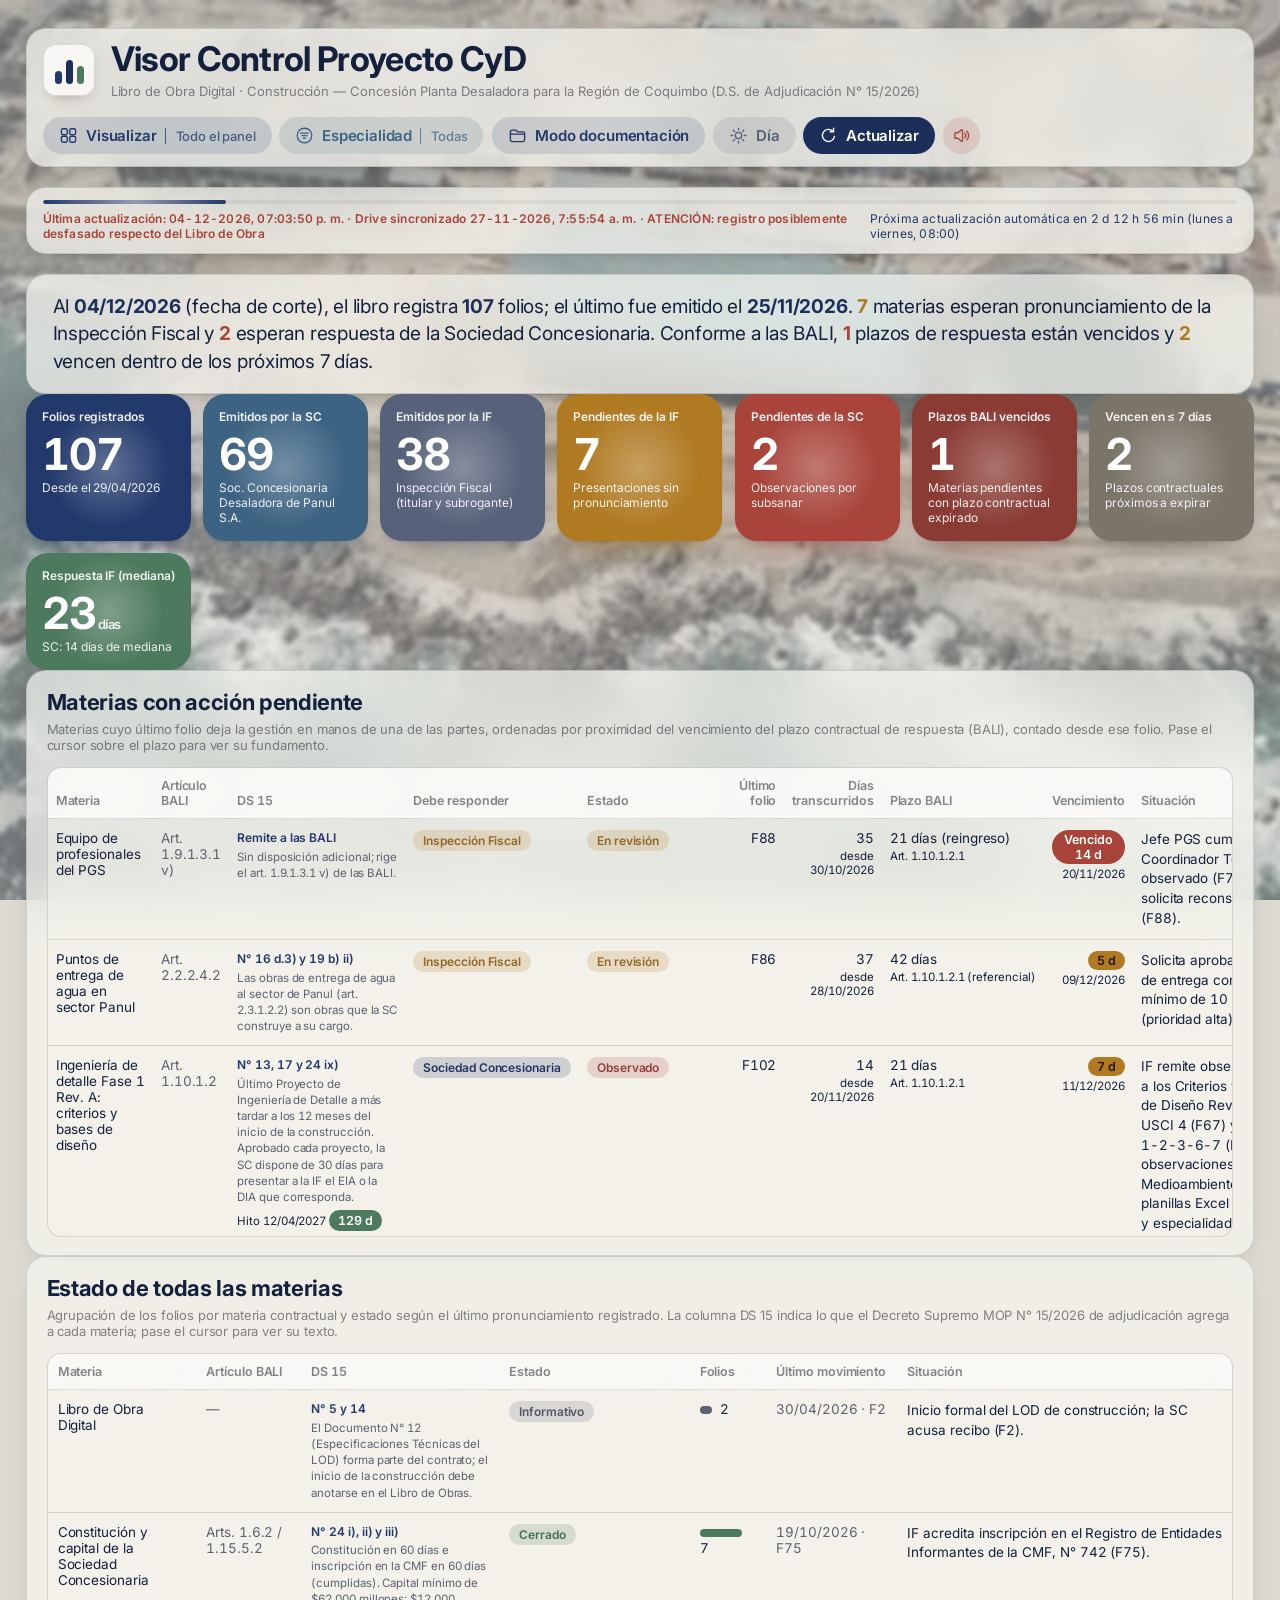
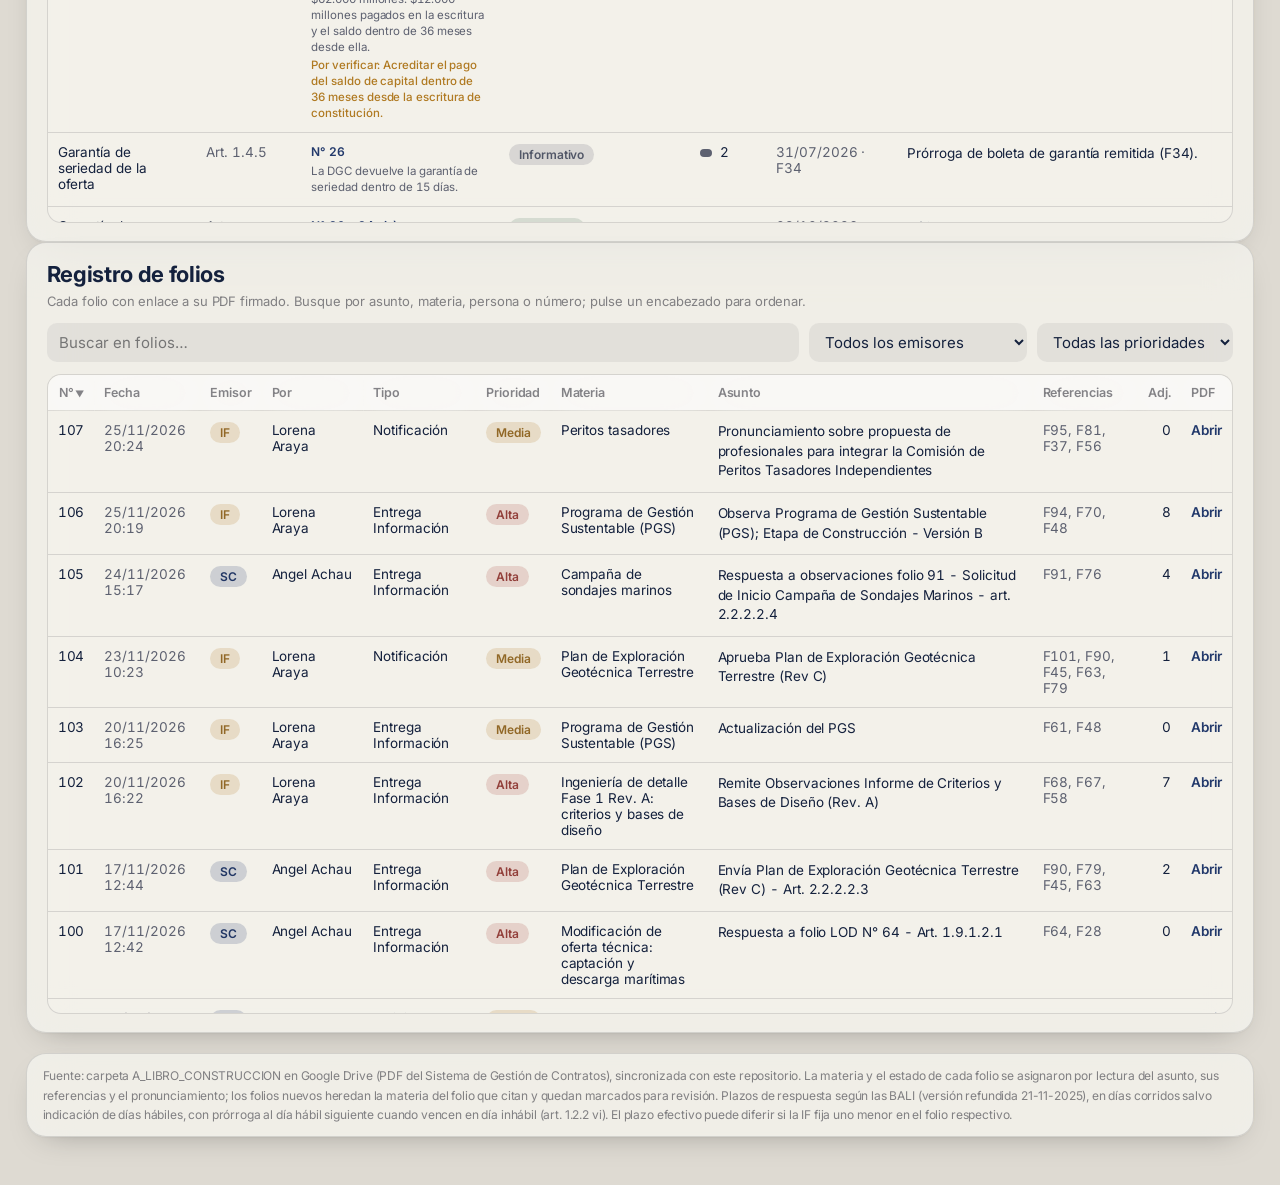
<file: index.html>
<!DOCTYPE html>
<html lang="es">
<head>
<meta charset="utf-8">
<meta name="viewport" content="width=device-width, initial-scale=1">
<title>Visor Control Proyecto CyD · Libro de Obra Digital</title>
<script src="assets/modo.js"></script>
<link rel="stylesheet" href="assets/style.css">
</head>
<body>
<div class="fondo" aria-hidden="true"></div>
<div class="app">
  <header class="top">
    <div class="brand">
      <div class="logo" aria-hidden="true"><span></span><span></span><span></span></div>
      <div>
        <h1>Visor Control Proyecto CyD</h1>
        <p class="sub">Libro de Obra Digital · Construcción — Concesión Planta Desaladora para la Región de Coquimbo (D.S. de Adjudicación N° 15/2026)</p>
      </div>
    </div>
    <nav class="toolbar" aria-label="Controles">
      <div class="menu">
        <button class="btn" id="btn-ver" aria-haspopup="true" aria-expanded="false">
          <svg viewBox="0 0 24 24" aria-hidden="true"><rect x="3" y="3.5" width="7.5" height="7.5" rx="2.2"/><rect x="13.5" y="3.5" width="7.5" height="7.5" rx="2.2"/><rect x="3" y="13" width="7.5" height="7.5" rx="2.2"/><rect x="13.5" y="13" width="7.5" height="7.5" rx="2.2"/></svg>
          Visualizar <span class="cur" id="ver-actual">Todo</span>
        </button>
        <div class="menu-list" id="menu-ver" role="menu" hidden>
          <button role="menuitemradio" data-view="todo" aria-checked="true">Todo el panel</button>
          <button role="menuitemradio" data-view="pendientes" aria-checked="false">Acciones pendientes</button>
          <button role="menuitemradio" data-view="materias" aria-checked="false">Estado de materias</button>
          <button role="menuitemradio" data-view="registro" aria-checked="false">Registro de folios</button>
          <button role="menuitemradio" data-view="presentacion" aria-checked="false">Modo presentación (rotativo)</button>
        </div>
      </div>
      <div class="menu">
        <button class="btn esp" id="btn-esp" aria-haspopup="true" aria-expanded="false" title="Filtra indicadores, tablas y registro por la especialidad de la Asesoría (TDR AIF)">
          <svg viewBox="0 0 24 24" aria-hidden="true"><circle cx="12" cy="12" r="9.2"/><path d="M7.2 9h9.6M8.9 12.2h6.2M10.6 15.4h2.8"/></svg>
          Especialidad <span class="cur" id="esp-actual">Todas</span>
        </button>
        <div class="menu-list" id="menu-esp-list" role="menu" hidden>
          <div class="menu-sep first" role="presentation">Especialidades según TDR AIF</div>
          <div id="menu-esp" role="group" aria-label="Especialidad"></div>
        </div>
      </div>
      <a class="btn" href="https://claude.ai/artifact/MFFk47NGSvPQMffjYbyyE7" target="_blank" rel="noopener" title="Abre el panel documental en claude.ai">
        <svg viewBox="0 0 24 24" aria-hidden="true"><path d="M3 7.6c0-1.3 1-2.3 2.3-2.3h3.9c.6 0 1.2.3 1.6.7l1.3 1.4h6.6c1.3 0 2.3 1 2.3 2.3v7.7c0 1.3-1 2.3-2.3 2.3H5.3C4 19.7 3 18.7 3 17.4z"/><path d="M3 10.2h18"/></svg>
        Modo documentación
      </a>
      <button class="btn modo" id="btn-modo" type="button">Modo</button>
      <button class="btn primary" id="btn-act">
        <svg viewBox="0 0 24 24" aria-hidden="true"><path d="M19.6 13.2A7.7 7.7 0 1 1 17.4 6.4"/><path d="M18.4 2.9v4.4H14"/></svg>
        Actualizar
      </button>
      <button class="btn icon" id="btn-son" aria-pressed="true" title="Sonido activado">
        <svg viewBox="0 0 24 24" aria-hidden="true"><path d="M3.5 9.6c0-.6.5-1.1 1.1-1.1h2.9l4.3-3.6c.6-.5 1.5-.1 1.5.7v12.8c0 .8-.9 1.2-1.5.7l-4.3-3.6H4.6c-.6 0-1.1-.5-1.1-1.1z"/><path class="on" d="M16.2 9.2a4 4 0 0 1 0 5.6M18.8 6.6a7.6 7.6 0 0 1 0 10.8"/><path class="off" d="M16.5 9.5l5 5M21.5 9.5l-5 5"/></svg>
      </button>
    </nav>
  </header>

  <div class="refresh" aria-live="polite">
    <div class="bar"><div class="fill" id="bar-fill"></div></div>
    <div class="refresh-txt"><span id="estado-sync">Cargando datos…</span><span id="cuenta">—</span></div>
  </div>

  <main id="vistas">
    <div class="filtro-esp" id="filtro-esp" hidden><span>Filtro activo · Especialidad: <b id="filtro-esp-nom"></b></span><button type="button" class="btn" id="filtro-esp-quitar">Quitar filtro</button></div>

    <section class="takeaway card-in" data-views="todo pendientes">
      <p>Al <b data-k="corte">—</b> (fecha de corte), el libro registra <b data-k="total">—</b> folios; el último fue emitido el <b data-k="ultima">—</b>. <b class="warn" data-k="pend_if">—</b> materias esperan pronunciamiento de la Inspección Fiscal y <b class="bad" data-k="pend_sc">—</b> esperan respuesta de la Sociedad Concesionaria. Conforme a las BALI, <b class="bad" data-k="venc">—</b> plazos de respuesta están vencidos y <b class="warn" data-k="prox">—</b> vencen dentro de los próximos 7 días.</p>
    </section>

    <section class="tiles" data-views="todo pendientes">
      <div class="tile"><div class="lbl">Folios registrados</div><div class="val" data-k="total">—</div><div class="note">Desde el <span data-k="primera">—</span></div></div>
      <div class="tile"><div class="lbl">Emitidos por la SC</div><div class="val" data-k="sc">—</div><div class="note">Soc. Concesionaria Desaladora de Panul S.A.</div></div>
      <div class="tile"><div class="lbl">Emitidos por la IF</div><div class="val" data-k="if_">—</div><div class="note">Inspección Fiscal (titular y subrogante)</div></div>
      <div class="tile warn"><div class="lbl">Pendientes de la IF</div><div class="val" data-k="pend_if">—</div><div class="note">Presentaciones sin pronunciamiento</div></div>
      <div class="tile bad"><div class="lbl">Pendientes de la SC</div><div class="val" data-k="pend_sc">—</div><div class="note">Observaciones por subsanar</div></div>
      <div class="tile"><div class="lbl">Plazos BALI vencidos</div><div class="val" data-k="venc">—</div><div class="note">Materias pendientes con plazo contractual expirado</div></div>
      <div class="tile"><div class="lbl">Vencen en ≤ 7 días</div><div class="val" data-k="prox">—</div><div class="note">Plazos contractuales próximos a expirar</div></div>
      <div class="tile"><div class="lbl">Respuesta IF (mediana)</div><div class="val"><span data-k="med_resp_if">—</span><small> días</small></div><div class="note">SC: <span data-k="med_resp_sc">—</span> días de mediana</div></div>
    </section>

    <section class="card" id="pendientes" data-views="todo pendientes">
      <h2>Materias con acción pendiente</h2>
      <p class="hint">Materias cuyo último folio deja la gestión en manos de una de las partes, ordenadas por proximidad del vencimiento del plazo contractual de respuesta (BALI), contado desde ese folio. Pase el cursor sobre el plazo para ver su fundamento.</p>
      <div class="tablewrap"><table>
        <thead><tr><th>Materia</th><th>Artículo BALI</th><th>DS 15</th><th>Debe responder</th><th>Estado</th><th class="num">Último folio</th><th class="num">Días transcurridos</th><th>Plazo BALI</th><th class="num">Vencimiento</th><th>Situación</th></tr></thead>
        <tbody id="t-pend"></tbody>
      </table></div>
    </section>

    <section class="card" id="materias" data-views="todo materias">
      <h2>Estado de todas las materias</h2>
      <p class="hint">Agrupación de los folios por materia contractual y estado según el último pronunciamiento registrado. La columna DS 15 indica lo que el Decreto Supremo MOP N° 15/2026 de adjudicación agrega a cada materia; pase el cursor para ver su texto.</p>
      <div class="tablewrap"><table>
        <thead><tr><th>Materia</th><th>Artículo BALI</th><th>DS 15</th><th>Estado</th><th>Folios</th><th>Último movimiento</th><th>Situación</th></tr></thead>
        <tbody id="t-mat"></tbody>
      </table></div>
    </section>

    <section class="card" id="registro" data-views="todo registro">
      <h2>Registro de folios</h2>
      <p class="hint">Cada folio con enlace a su PDF firmado. Busque por asunto, materia, persona o número; pulse un encabezado para ordenar.</p>
      <div class="tools">
        <input type="search" id="q" placeholder="Buscar en folios…" aria-label="Buscar en folios">
        <select id="f-em" aria-label="Emisor"><option value="">Todos los emisores</option><option value="SC">Sociedad Concesionaria</option><option value="IF">Inspección Fiscal</option></select>
        <select id="f-pr" aria-label="Prioridad"><option value="">Todas las prioridades</option><option>Alta</option><option>Media</option><option>Baja</option></select>
      </div>
      <div class="tablewrap tall"><table id="t-reg-tab">
        <thead><tr>
          <th class="num" data-sort="folio"><button>N°</button></th><th data-sort="fecha"><button>Fecha</button></th><th data-sort="emisor"><button>Emisor</button></th><th data-sort="por"><button>Por</button></th><th data-sort="tipo"><button>Tipo</button></th><th data-sort="prioridad"><button>Prioridad</button></th><th data-sort="materia"><button>Materia</button></th><th data-sort="asunto"><button>Asunto</button></th><th>Referencias</th><th class="num" data-sort="adjuntos"><button>Adj.</button></th><th>PDF</th>
        </tr></thead>
        <tbody id="t-reg"></tbody>
      </table></div>
    </section>
  </main>

  <footer class="foot">
    Fuente: carpeta A_LIBRO_CONSTRUCCION en Google Drive (PDF del Sistema de Gestión de Contratos), sincronizada con este repositorio. La materia y el estado de cada folio se asignaron por lectura del asunto, sus referencias y el pronunciamiento; los folios nuevos heredan la materia del folio que citan y quedan marcados para revisión. Plazos de respuesta según las BALI (versión refundida 21-11-2025), en días corridos salvo indicación de días hábiles, con prórroga al día hábil siguiente cuando vencen en día inhábil (art. 1.2.2 vi). El plazo efectivo puede diferir si la IF fija uno menor en el folio respectivo.
  </footer>
</div>
<div class="toast" id="toast" role="status" hidden></div>
<div class="tip" id="tip" hidden></div>
<script src="vendor/d3.min.js"></script>
<script src="assets/profundidad.js"></script>
<script src="assets/app.js"></script>
<script src="assets/fondos.js"></script>
</body>
</html>
</file>
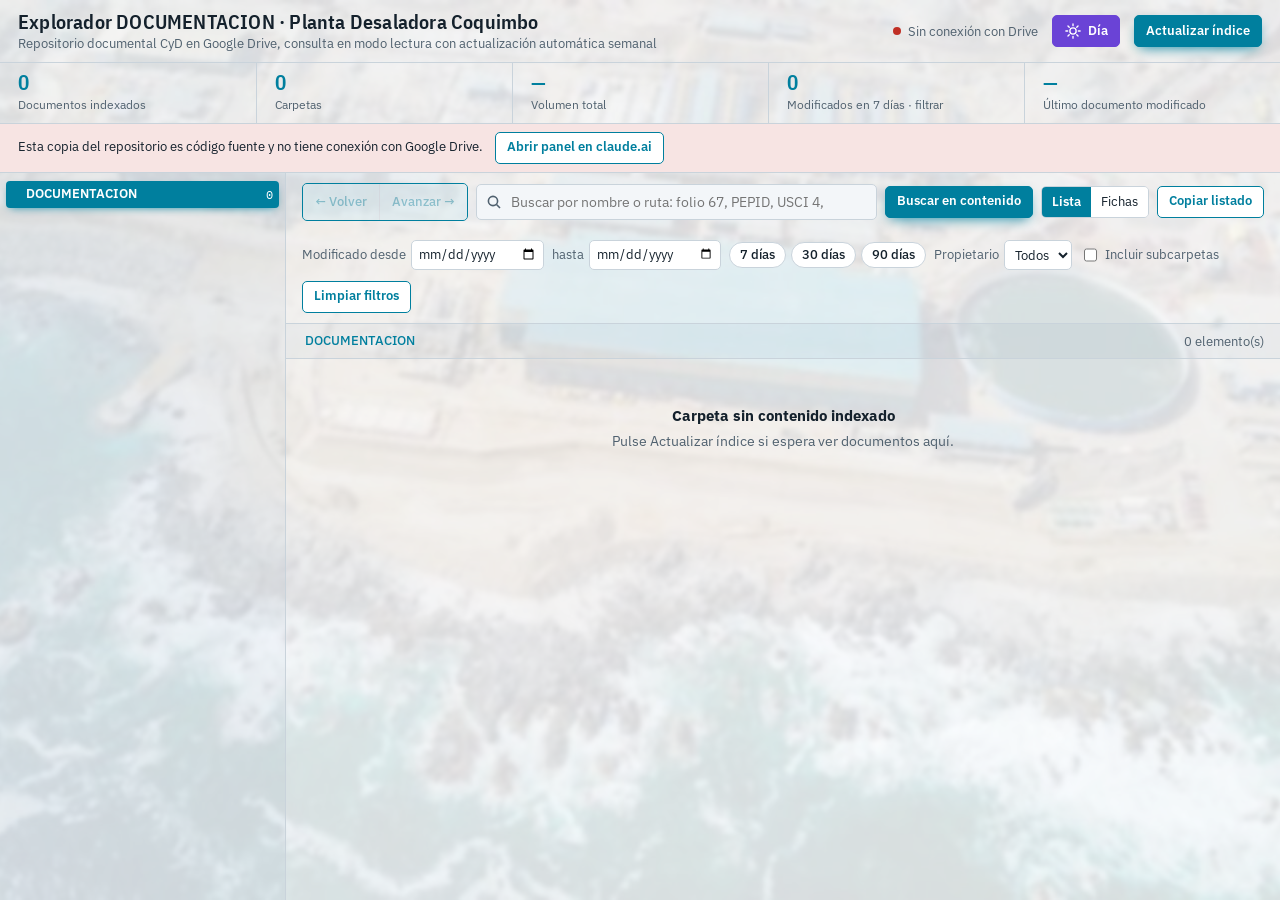
<file: explorador/index.html>
<!DOCTYPE html>
<html lang="es">
<head>
<meta charset="utf-8">
<meta name="viewport" content="width=device-width, initial-scale=1">
<title>Explorador DOCUMENTACION CyD</title>
<link rel="preconnect" href="https://fonts.googleapis.com">
<link rel="preconnect" href="https://fonts.gstatic.com" crossorigin>
<link href="https://fonts.googleapis.com/css2?family=IBM+Plex+Mono:wght@400;500&family=IBM+Plex+Sans+Condensed:wght@500;600&family=IBM+Plex+Sans:wght@400;500;600&display=swap" rel="stylesheet">
<script>
(function(){var K="modo-visor-cyd",M=["dia","noche","luna"],L={dia:"Día",noche:"Noche",luna:"Luna"},
I={dia:'<circle cx="12" cy="12" r="4.2"/><path d="M12 2.5v2.4M12 19.1v2.4M2.5 12h2.4M19.1 12h2.4M5.3 5.3 7 7M17 17l1.7 1.7M5.3 18.7 7 17M17 7l1.7-1.7"/>',
noche:'<path d="M12 3.5l1.9 4.9 5.1.4-3.9 3.3 1.2 5-4.3-2.7-4.3 2.7 1.2-5L5 8.8l5.1-.4z"/><path d="M19.5 16.5v3M18 18h3"/>',
luna:'<path d="M20 14.5A8.5 8.5 0 1 1 9.5 4a7 7 0 0 0 10.5 10.5z"/><path d="M17 4.5v3M15.5 6h3"/>'},r=document.documentElement,m;
try{m=localStorage.getItem(K)}catch(e){}
if(M.indexOf(m)<0)m=(window.matchMedia&&matchMedia("(prefers-color-scheme: light)").matches)?"dia":"noche";
r.setAttribute("data-modo",m);
function pinta(b){b.innerHTML='<svg viewBox="0 0 24 24" width="18" height="18" fill="none" stroke="currentColor" stroke-width="1.8" stroke-linecap="round" stroke-linejoin="round" aria-hidden="true">'+I[m]+'</svg>'+L[m];b.title="Modo de visualización: "+L[m]+". Pulse para cambiar a "+L[M[(M.indexOf(m)+1)%3]];b.setAttribute("aria-label",b.title)}
function ini(){var b=document.getElementById("btn-modo");if(!b)return;pinta(b);b.addEventListener("click",function(){m=M[(M.indexOf(m)+1)%3];r.classList.add("cambio");r.setAttribute("data-modo",m);try{localStorage.setItem(K,m)}catch(e){}pinta(b);setTimeout(function(){r.classList.remove("cambio")},500)})}
if(document.readyState==="loading")document.addEventListener("DOMContentLoaded",ini);else ini()})();
</script>
<style>
/* Disposición: consola de control documental. Árbol de series a la izquierda, registro al centro, ficha a la derecha. */
:root{
  --bg:#eef1f4; --panel:#ffffff; --sunk:#f5f7f9; --ink:#17232e; --mute:#5b6b79; --line:#d8dfe5;
  --accent:#0b6a83; --accent-soft:#dcedf2; --accent-ink:#ffffff;
  --ok:#23785a; --warn:#a4660b; --crit:#b23a31;
  --t-pdf:#b23a31; --t-xls:#23785a; --t-doc:#2c5fa8; --t-ppt:#b5602a; --t-img:#7a4f9e; --t-cad:#0b6a83; --t-mail:#8a6d1d; --t-zip:#5b6b79; --t-oth:#5b6b79;
  --display:"IBM Plex Sans Condensed","Arial Narrow",Arial,sans-serif;
  --body:"IBM Plex Sans","Segoe UI",Arial,sans-serif;
  --mono:"IBM Plex Mono",Consolas,monospace;
  color-scheme:light;
}
@media (prefers-color-scheme:dark){:root:not([data-theme="light"]){
  --bg:#10171d; --panel:#18222a; --sunk:#141d24; --ink:#e4ebf0; --mute:#93a4b1; --line:#2b3944;
  --accent:#4fb3cc; --accent-soft:#17343f; --accent-ink:#08232c;
  --ok:#57bd97; --warn:#e0a54b; --crit:#ef8077;
  --t-pdf:#ef8077; --t-xls:#57bd97; --t-doc:#7fa9e6; --t-ppt:#e89a63; --t-img:#b893d8; --t-cad:#4fb3cc; --t-mail:#d2b65c; --t-zip:#93a4b1; --t-oth:#93a4b1;
  color-scheme:dark;
}}
:root[data-theme="dark"]{
  --bg:#10171d; --panel:#18222a; --sunk:#141d24; --ink:#e4ebf0; --mute:#93a4b1; --line:#2b3944;
  --accent:#4fb3cc; --accent-soft:#17343f; --accent-ink:#08232c;
  --ok:#57bd97; --warn:#e0a54b; --crit:#ef8077;
  --t-pdf:#ef8077; --t-xls:#57bd97; --t-doc:#7fa9e6; --t-ppt:#e89a63; --t-img:#b893d8; --t-cad:#4fb3cc; --t-mail:#d2b65c; --t-zip:#93a4b1; --t-oth:#93a4b1;
  color-scheme:dark;
}
*{box-sizing:border-box}
html,body{height:100%;margin:0}
body{background:var(--bg);color:var(--ink);font:14px/1.45 var(--body);display:flex;flex-direction:column;overflow:hidden}
button,input,select{font:inherit;color:inherit}
button{cursor:pointer}
:focus-visible{outline:2px solid var(--accent);outline-offset:1px}
a{color:var(--accent)}
.btn{display:inline-flex;align-items:center;justify-content:center;gap:6px;min-height:32px;padding:0 11px;border:1px solid var(--line);border-radius:5px;background:var(--panel);font-weight:500;font-size:13px;text-decoration:none;color:var(--ink);white-space:nowrap}
.btn:hover{border-color:var(--accent);color:var(--accent)}
.btn.primary{background:var(--accent);border-color:var(--accent);color:var(--accent-ink)}
.btn.primary:hover{color:var(--accent-ink);filter:brightness(1.08)}
.btn:disabled{opacity:.5;cursor:default}

header{display:flex;align-items:center;gap:14px;padding:10px 18px;background:var(--panel);border-bottom:1px solid var(--line);flex-wrap:wrap}
.brand{min-width:0;flex:1 1 280px}
.brand h1{font:600 20px/1.15 var(--display);margin:0;letter-spacing:.01em}
.brand p{margin:1px 0 0;color:var(--mute);font-size:12.5px}
.status{display:inline-flex;align-items:center;gap:7px;font-size:12.5px;color:var(--mute)}
.dot{width:8px;height:8px;border-radius:50%;background:var(--mute);flex:none}
.status.ok .dot{background:var(--ok)} .status.busy .dot{background:var(--warn);animation:pulse 1.1s infinite} .status.err .dot{background:var(--crit)}
@keyframes pulse{50%{opacity:.35}}
@media (prefers-reduced-motion:reduce){.status.busy .dot{animation:none}}

.kpis{display:grid;grid-template-columns:repeat(5,minmax(0,1fr));gap:1px;background:var(--line);border-bottom:1px solid var(--line)}
.kpi{background:var(--panel);padding:8px 18px;border:0;text-align:left;display:block;width:100%}
button.kpi:hover{background:var(--accent-soft)}
.kpi.on{background:var(--accent-soft);box-shadow:inset 0 -2px var(--accent)}
.kpi b{display:block;font:600 21px/1.1 var(--display);font-variant-numeric:tabular-nums}
.kpi span{color:var(--mute);font-size:12px}

#banner{display:none;padding:8px 18px;gap:12px;align-items:center;font-size:13px;background:var(--accent-soft);border-bottom:1px solid var(--line);flex-wrap:wrap}
#banner.show{display:flex}
#banner.err{background:color-mix(in srgb,var(--crit) 13%,var(--panel))}

main{flex:1;min-height:0;display:grid;grid-template-columns:286px minmax(0,1fr) 0;transition:grid-template-columns .15s}
main.detail{grid-template-columns:286px minmax(0,1fr) 370px}
@media (prefers-reduced-motion:reduce){main{transition:none}}

#tree{background:var(--sunk);border-right:1px solid var(--line);overflow:auto;padding:8px 6px 20px}
.tn{display:flex;align-items:center;width:100%;border:0;background:none;text-align:left;padding:0;border-radius:4px}
.tn:hover{background:var(--accent-soft)}
.tn.cur{background:var(--accent);color:var(--accent-ink)}
.tn.cur .ct,.tn.cur .tw{color:inherit}
.tw{width:20px;height:27px;display:inline-flex;align-items:center;justify-content:center;color:var(--mute);flex:none;font-size:10px;border:0;background:none;padding:0}
.tl{flex:1;min-width:0;padding:4px 4px 4px 0;overflow-wrap:anywhere;font-size:13px;line-height:1.3;border:0;background:none;text-align:left}
.ct{font:400 11.5px var(--mono);color:var(--mute);padding-right:6px;font-variant-numeric:tabular-nums}
.ser{font:500 11px var(--mono);margin-right:6px;opacity:.75}

#center{display:flex;flex-direction:column;min-width:0;min-height:0}
.tools{background:var(--panel);border-bottom:1px solid var(--line);padding:10px 16px;display:flex;flex-direction:column;gap:8px}
.r{display:flex;gap:8px;align-items:center;flex-wrap:wrap}
.search{flex:1 1 300px;position:relative;display:flex}
.search input{width:100%;height:36px;padding:0 34px 0 34px;border:1px solid var(--line);border-radius:5px;background:var(--sunk)}
.search svg{position:absolute;left:10px;top:10px;color:var(--mute)}
#clearq{position:absolute;right:4px;top:4px;width:28px;height:28px;border:0;background:none;color:var(--mute);display:none}
.chips{display:flex;gap:5px;flex-wrap:wrap}
.chip{border:1px solid var(--line);background:var(--panel);border-radius:999px;padding:2px 10px;font-size:12.5px;min-height:26px;display:inline-flex;gap:5px;align-items:center}
.chip:hover{border-color:var(--accent)}
.chip.on{background:var(--accent);border-color:var(--accent);color:var(--accent-ink)}
.chip i{font:400 11px var(--mono);font-style:normal;opacity:.75}
.fld{display:inline-flex;align-items:center;gap:5px;font-size:12.5px;color:var(--mute)}
.fld input,.fld select{height:30px;border:1px solid var(--line);border-radius:5px;background:var(--panel);padding:0 6px;color:var(--ink);max-width:190px}
.seg{display:inline-flex;border:1px solid var(--line);border-radius:5px;overflow:hidden}
.seg button{border:0;background:var(--panel);padding:0 10px;height:30px;font-size:12.5px}
.seg button.on{background:var(--accent-soft);color:var(--accent);font-weight:600}

.crumbs{display:flex;gap:3px;align-items:center;flex-wrap:wrap;padding:7px 16px;font-size:13px;border-bottom:1px solid var(--line);background:var(--sunk)}
.crumbs button{border:0;background:none;padding:1px 3px;border-radius:3px;color:var(--accent);overflow-wrap:anywhere;text-align:left}
.crumbs button:hover{background:var(--accent-soft)}
.crumbs .s{color:var(--mute)}
.crumbs .sum{margin-left:auto;color:var(--mute);font-size:12.5px;padding-left:12px}

#list{flex:1;min-height:0;overflow:auto;background:var(--panel)}
table{border-collapse:collapse;width:100%;font-size:13px}
th{position:sticky;top:0;background:var(--panel);z-index:1;border-bottom:1px solid var(--line);text-align:left;padding:0;font-weight:600;color:var(--mute);font-size:12px}
th button{border:0;background:none;padding:7px 10px;width:100%;text-align:left;font-weight:600;color:inherit;white-space:nowrap}
th button:hover{color:var(--accent)}
td{padding:6px 10px;border-bottom:1px solid var(--line);vertical-align:top}
tr.row{cursor:pointer}
tr.row:hover{background:var(--sunk)}
tr.row.sel{background:var(--accent-soft)}
.nm{display:flex;gap:9px;align-items:flex-start;min-width:0}
.nm div{min-width:0;overflow-wrap:anywhere}
.nb{border:0;background:none;padding:0;text-align:left;font-weight:500;overflow-wrap:anywhere}
.pth{color:var(--mute);font-size:12px;margin-top:1px}
.snip{color:var(--mute);font-size:12px;margin-top:3px;border-left:2px solid var(--accent);padding-left:7px}
.ty{font:500 10.5px/18px var(--mono);width:36px;height:18px;text-align:center;border-radius:3px;flex:none;margin-top:1px;border:1px solid currentColor}
.n{font-variant-numeric:tabular-nums;white-space:nowrap;color:var(--mute)}
#cards{display:grid;grid-template-columns:repeat(auto-fill,minmax(220px,1fr));gap:10px;padding:14px}
.card{border:1px solid var(--line);border-radius:6px;padding:10px 12px;background:var(--panel);text-align:left;display:flex;flex-direction:column;gap:5px;min-height:92px}
.card:hover{border-color:var(--accent)}
.card.sel{border-color:var(--accent);box-shadow:inset 0 0 0 1px var(--accent)}
.card strong{font-weight:500;overflow-wrap:anywhere}
.more{padding:14px;text-align:center}
.empty{padding:46px 20px;text-align:center;color:var(--mute);max-width:520px;margin:auto}
.empty b{display:block;color:var(--ink);font-size:15px;margin-bottom:4px}

#detail{background:var(--panel);border-left:1px solid var(--line);overflow:auto;min-width:0;visibility:hidden}
main.detail #detail{visibility:visible}
.dbody{padding:16px;display:flex;flex-direction:column;gap:14px;width:370px;max-width:100%}
.dhead{display:flex;gap:10px;align-items:flex-start}
.dhead h2{font:600 17px/1.25 var(--display);margin:0;flex:1;overflow-wrap:anywhere;text-wrap:balance}
.x{border:0;background:none;width:28px;height:28px;color:var(--mute);font-size:17px;flex:none}
dl{margin:0;display:grid;grid-template-columns:96px 1fr;gap:5px 10px;font-size:13px}
dt{color:var(--mute)} dd{margin:0;overflow-wrap:anywhere}
.acts{display:flex;flex-wrap:wrap;gap:6px}
#txt{background:var(--sunk);border:1px solid var(--line);border-radius:5px;padding:10px;font:12px/1.5 var(--mono);white-space:pre-wrap;overflow-wrap:anywhere;max-height:46vh;overflow:auto;margin:0}
.note{font-size:12px;color:var(--mute);margin:0}
#menuTree{display:none}
#toast{position:fixed;left:50%;bottom:20px;transform:translateX(-50%);background:var(--ink);color:var(--panel);padding:7px 14px;border-radius:5px;font-size:13px;opacity:0;pointer-events:none;transition:opacity .15s;z-index:20}
#toast.show{opacity:1}
@media (max-width:1040px){
  main,main.detail{grid-template-columns:240px minmax(0,1fr)}
  #detail{position:fixed;top:0;right:0;bottom:0;width:min(370px,100%);z-index:10;box-shadow:-6px 0 22px rgba(0,0,0,.25);display:none}
  main.detail #detail{display:block}
}
@media (max-width:720px){
  body{overflow:auto;display:block;height:auto}
  .kpis{grid-template-columns:repeat(2,minmax(0,1fr))}
  .kpi{padding:7px 16px}
  main,main.detail{display:block}
  #menuTree{display:inline-flex}
  #tree{display:none;max-height:50vh;border-right:0;border-bottom:1px solid var(--line)}
  #tree.open{display:block}
  #list{overflow:auto;max-height:none}
  .cHide{display:none}
}
/* Fotografías tenues en rotación detrás de los paneles translúcidos */
.fondo{position:fixed;inset:0;z-index:0;pointer-events:none;overflow:hidden}
.fondo i{position:absolute;inset:0;background-size:cover;background-position:center;opacity:0;transition:opacity 2.4s ease}
.fondo i.on{opacity:.55}
header,.kpis,#banner,main{position:relative;z-index:1}
:root{--glass:color-mix(in srgb,var(--panel) 74%,transparent);--glass2:color-mix(in srgb,var(--sunk) 74%,transparent)}
header,.tools,#list,#detail,.kpi{background:var(--glass)}
#tree,.crumbs{background:var(--glass2)}
.kpis{background:none;gap:0}
.kpi+.kpi{border-left:1px solid var(--line)}
button.kpi:hover,.kpi.on{background:color-mix(in srgb,var(--accent-soft) 80%,transparent)}
@media (max-width:1040px){#detail{background:var(--panel)}}
/* Modos de visualización y realce */
:root[data-modo="dia"]{--bg:#e9eef3;--panel:#ffffff;--sunk:#f3f6f9;--ink:#14212c;--mute:#50616f;--line:#c9d3db;--accent:#007f9e;--accent-soft:#d3ecf3;--accent-ink:#ffffff;--ok:#16805a;--warn:#a4660b;--crit:#c02f25;--t-pdf:#c02f25;--t-xls:#16805a;--t-doc:#1f5fc2;--t-ppt:#c25a1c;--t-img:#7d44b0;--t-cad:#007f9e;--t-mail:#866a10;--t-zip:#50616f;--t-oth:#50616f;--violeta:#6a43d6;color-scheme:light}
:root[data-modo="noche"]{--bg:#0d141a;--panel:#17212a;--sunk:#121a21;--ink:#e8eff4;--mute:#9db0be;--line:#2f404d;--accent:#3fc1de;--accent-soft:#143744;--accent-ink:#06222b;--ok:#4fd0a2;--warn:#eeb054;--crit:#ff8378;--t-pdf:#ff8378;--t-xls:#4fd0a2;--t-doc:#84b2f2;--t-ppt:#f2a169;--t-img:#c29ce4;--t-cad:#3fc1de;--t-mail:#dcc060;--t-zip:#9db0be;--t-oth:#9db0be;--violeta:#a98bf5;color-scheme:dark}
:root[data-modo="luna"]{--bg:#0b1030;--panel:#171e48;--sunk:#121839;--ink:#eef1ff;--mute:#aeb8e0;--line:#333f7c;--accent:#aebfff;--accent-soft:#262f68;--accent-ink:#0d1336;--ok:#66e0c4;--warn:#f3c76f;--crit:#ff8fa8;--t-pdf:#ff8fa8;--t-xls:#66e0c4;--t-doc:#9db7ff;--t-ppt:#f6ad7c;--t-img:#cdb0ff;--t-cad:#7fe0ee;--t-mail:#f3c76f;--t-zip:#aeb8e0;--t-oth:#aeb8e0;--violeta:#c9b3ff;color-scheme:dark}
:root[data-modo="noche"] .fondo i{filter:brightness(.8)}
:root[data-modo="luna"] .fondo i{filter:grayscale(.65) brightness(.72) sepia(.15) hue-rotate(190deg)}
.cambio *{transition:background-color .4s,color .4s,border-color .4s!important}
.btn{border:1.5px solid var(--accent);color:var(--accent);font-weight:600}
.btn:hover{background:var(--accent);color:var(--accent-ink)}
.btn.modo{background:var(--violeta);border-color:var(--violeta);color:var(--panel)}
.btn.modo:hover{background:var(--violeta);color:var(--panel);filter:brightness(1.12)}
.btn.primary{box-shadow:0 5px 14px -5px var(--accent)}
.nav{border:1.5px solid var(--accent)}
.nav button{background:var(--accent-soft);color:var(--accent);font-weight:600}
.nav button:not(:disabled):hover{background:var(--accent);color:var(--accent-ink)}
.chip{border-width:1.5px;font-weight:500}
.chip.on{box-shadow:0 3px 10px -3px var(--accent)}
.seg button.on{background:var(--accent);color:var(--accent-ink)}
.ty{border:0;color:var(--panel);font-weight:600}
.kpi b{color:var(--accent)}
.tn.cur{font-weight:600;box-shadow:0 3px 10px -4px var(--accent)}
.crumbs button{font-weight:500}
th{color:var(--accent)}
/* Efectos visuales */
.fondo i{animation:kb 42s ease-in-out infinite alternate;will-change:transform}
@keyframes kb{from{transform:scale(1) translate3d(0,0,0)}to{transform:scale(1.1) translate3d(-1.5%,-1%,0)}}
#prog{position:absolute;left:0;right:0;bottom:-1px;height:3px;opacity:0;transition:opacity .3s;overflow:hidden}
#prog.on{opacity:1}
#prog i{display:block;height:100%;width:0;transition:width .4s ease;background:linear-gradient(90deg,var(--accent),var(--ok),var(--accent));background-size:200% 100%;animation:flujo 1.3s linear infinite}
@keyframes flujo{to{background-position:-200% 0}}
.btn,.chip,.seg button,.card,.tn,.kpi{transition:transform .16s ease,box-shadow .16s ease,background-color .16s ease,border-color .16s ease,color .16s ease}
.btn:not(:disabled):hover,.chip:hover{transform:translateY(-1px);box-shadow:0 4px 12px color-mix(in srgb,var(--accent) 24%,transparent)}
.btn:not(:disabled):active,.chip:active,.seg button:active{transform:scale(.95)}
.tn:hover{transform:translateX(3px)}
.kpi:hover{box-shadow:inset 0 -2px var(--accent)}
.search input{transition:box-shadow .2s,border-color .2s}
.search input:focus{border-color:var(--accent);box-shadow:0 0 0 4px color-mix(in srgb,var(--accent) 20%,transparent)}
tr.row{transition:background-color .15s,box-shadow .15s}
tr.row:hover{box-shadow:inset 3px 0 var(--accent)}
tr.row.sel{box-shadow:inset 3px 0 var(--accent)}
.ty{transition:transform .16s}
tr.row:hover .ty,.card:hover .ty{transform:scale(1.12)}
.card:hover{transform:translateY(-3px);box-shadow:0 10px 22px color-mix(in srgb,var(--ink) 18%,transparent)}
.in{animation:entra .34s cubic-bezier(.2,.7,.3,1) both;animation-delay:calc(var(--i)*16ms)}
@keyframes entra{from{opacity:0;transform:translateY(9px)}}
.dbody{animation:ficha .28s cubic-bezier(.2,.7,.3,1) both}
@keyframes ficha{from{opacity:0;transform:translateX(26px)}}
.pulse b{animation:pulso .7s ease}
@keyframes pulso{40%{transform:scale(1.14);color:var(--accent)}}
.kpi b{transform-origin:left center}
.nav button{display:inline-flex;align-items:center;gap:4px;height:36px;padding:0 12px;font-weight:500}
.nav button:disabled{opacity:.4;cursor:default}
.nav button:not(:disabled):hover{color:var(--accent);background:var(--accent-soft)}
.nav button+button{border-left:1px solid var(--line)}
@media (prefers-reduced-motion:reduce){.fondo i,#prog i,.in,.dbody,.pulse b{animation:none}.fondo i{transition:none}.btn,.chip,.seg button,.card,.tn,.kpi,.ty,tr.row{transition:none;transform:none!important}}
</style>
</head>
<body>
<div class="fondo" aria-hidden="true"></div>
<header>
  <div class="brand">
    <h1>Explorador DOCUMENTACION · Planta Desaladora Coquimbo</h1>
    <p>Repositorio documental CyD en Google Drive, consulta en modo lectura con actualización automática semanal</p>
  </div>
  <span id="status" class="status"><span class="dot"></span><span id="statusT">Iniciando</span></span>
  <button id="btn-modo" class="btn modo" type="button">Modo</button>
  <button id="refresh" class="btn primary" type="button">Actualizar índice</button>
  <div id="prog" aria-hidden="true"><i></i></div>
</header>

<section class="kpis" id="kpis" aria-label="Resumen del repositorio"></section>
<div id="banner" role="status"></div>

<main id="main">
  <nav id="tree" aria-label="Carpetas"></nav>
  <section id="center">
    <div class="tools">
      <div class="r">
        <button id="menuTree" class="btn" type="button">Carpetas</button>
        <div class="seg nav" role="group" aria-label="Historial de consulta">
          <button id="navB" type="button" disabled title="Volver a la consulta anterior (Alt + ←)">← Volver</button><button id="navF" type="button" disabled title="Avanzar a la consulta siguiente (Alt + →)">Avanzar →</button>
        </div>
        <div class="search">
          <svg width="16" height="16" viewBox="0 0 16 16" fill="none" stroke="currentColor" stroke-width="1.6" aria-hidden="true"><circle cx="7" cy="7" r="4.6"/><path d="M10.5 10.5 14 14"/></svg>
          <input id="q" type="search" autocomplete="off" placeholder="Buscar por nombre o ruta: folio 67, PEPID, USCI 4, .xlsx" aria-label="Buscar por nombre o ruta">
          <button id="clearq" type="button" aria-label="Limpiar búsqueda">✕</button>
        </div>
        <button id="ctSearch" class="btn primary" type="button" title="Busca el texto dentro de los documentos mediante Google Drive">Buscar en contenido</button>
        <div class="seg" role="group" aria-label="Vista">
          <button id="vList" type="button" class="on">Lista</button><button id="vCards" type="button">Fichas</button>
        </div>
        <button id="copyTsv" class="btn" type="button" title="Copia los resultados en formato pegable en Excel">Copiar listado</button>
      </div>
      <div class="chips" id="typeChips" aria-label="Tipo de documento"></div>
      <div class="r">
        <label class="fld" for="from">Modificado desde <input id="from" type="date"></label>
        <label class="fld" for="to">hasta <input id="to" type="date"></label>
        <div class="chips" id="datePre">
          <button class="chip" type="button" data-d="7">7 días</button>
          <button class="chip" type="button" data-d="30">30 días</button>
          <button class="chip" type="button" data-d="90">90 días</button>
        </div>
        <label class="fld" for="owner">Propietario <select id="owner"><option value="">Todos</option></select></label>
        <label class="fld" for="flat"><input id="flat" type="checkbox"> Incluir subcarpetas</label>
        <button id="clearAll" class="btn" type="button">Limpiar filtros</button>
      </div>
    </div>
    <div class="crumbs" id="crumbs"></div>
    <div id="list"></div>
  </section>
  <aside id="detail" aria-label="Ficha del documento"></aside>
</main>
<div id="toast" role="status"></div>

<script>
"use strict";
const ROOT="__ID_CARPETA_DRIVE__", ROOT_NAME="DOCUMENTACION", SERVER="Google Drive";
const WIN_ROOT="G:\\.shortcut-targets-by-id\\"+ROOT+"\\"+ROOT_NAME;
const FOLDER="application/vnd.google-apps.folder";
const AUTO_MS=7*864e5, PAGE=150;
/* Nivel superior leído al publicar: permite orientarse mientras se conecta Drive. */
const SEED=[]; /* Versión de repositorio: identificadores de Drive excluidos. */
const TYPES=[["pdf","PDF","PDF","--t-pdf"],["xls","Excel","XLS","--t-xls"],["doc","Word","DOC","--t-doc"],["ppt","PowerPoint","PPT","--t-ppt"],["img","Imagen","IMG","--t-img"],["cad","CAD / BIM / GIS","CAD","--t-cad"],["mail","Correo","MSG","--t-mail"],["zip","Comprimido","ZIP","--t-zip"],["oth","Otros","OTR","--t-oth"]];
const TY=Object.fromEntries(TYPES.map(t=>[t[0],t]));
const EXT={pdf:"pdf",xlsx:"xls",xls:"xls",xlsm:"xls",csv:"xls",ods:"xls",docx:"doc",doc:"doc",odt:"doc",rtf:"doc",pptx:"ppt",ppt:"ppt",odp:"ppt",png:"img",jpg:"img",jpeg:"img",gif:"img",tif:"img",tiff:"img",bmp:"img",webp:"img",heic:"img",dwg:"cad",dxf:"cad",rvt:"cad",ifc:"cad",nwd:"cad",nwc:"cad",kmz:"cad",kml:"cad",shp:"cad",mpp:"cad",msg:"mail",eml:"mail",zip:"zip",rar:"zip","7z":"zip",tar:"zip",gz:"zip"};
const TEXT_OK=/^(application\/(pdf|msword|vnd\.google-apps\.(document|spreadsheet|presentation)|vnd\.openxmlformats-officedocument\.|vnd\.oasis\.opendocument\.|x-vnd\.oasis\.opendocument\.)|text\/|image\/(png|jpe?g))/;

const $=id=>document.getElementById(id);
const esc=s=>String(s==null?"":s).replace(/[&<>"']/g,c=>({"&":"&amp;","<":"&lt;",">":"&gt;",'"':"&quot;","'":"&#39;"}[c]));
const norm=s=>String(s||"").normalize("NFD").replace(/[\u0300-\u036f]/g,"").toLowerCase();
const coll=new Intl.Collator("es",{numeric:true,sensitivity:"base"});
const sleep=ms=>new Promise(r=>setTimeout(r,ms));
const fmtD=t=>{if(!t)return"—";const d=new Date(t);return isNaN(d)?"—":d.toLocaleDateString("es-CL",{day:"2-digit",month:"2-digit",year:"numeric"})};
const fmtDT=t=>{if(!t)return"—";const d=new Date(t);return isNaN(d)?"—":d.toLocaleString("es-CL",{day:"2-digit",month:"2-digit",year:"numeric",hour:"2-digit",minute:"2-digit"})};
const fmtN=n=>Number(n||0).toLocaleString("es-CL");
function fmtS(b){if(!b)return"—";const u=["B","KB","MB","GB","TB"];let i=0,v=+b;while(v>=1024&&i<4){v/=1024;i++}return v.toLocaleString("es-CL",{maximumFractionDigits:v<10&&i?1:0})+" "+u[i]}
function typeOf(it){
  const m=it.m||"";
  if(m==="application/vnd.google-apps.spreadsheet")return"xls";
  if(m==="application/vnd.google-apps.document")return"doc";
  if(m==="application/vnd.google-apps.presentation")return"ppt";
  const e=(it.x||(/\.([a-z0-9]{1,6})$/i.exec(it.t||"")||[])[1]||"").toLowerCase();
  if(EXT[e])return EXT[e];
  if(m.startsWith("image/"))return"img";
  return"oth";
}
function short(o){return o?String(o).split("@")[0]:"—"}

/* ---------- Estado ---------- */
const items=new Map();
let kids=new Map(), stats=new Map();
const S={cur:ROOT,q:"",types:new Set(),owner:"",from:"",to:"",flat:false,sort:"name",dir:1,limit:PAGE,view:"list",sel:null,recent:false,hits:null,hitsQ:"",open:new Set([ROOT])};
let mcp=null, indexedAt=null, crawling=false, failed=[], shown=[], snippet=new Map();

function fromSeed(){
  for(const[id,t,f,s,md]of SEED)items.set(id,{id,t,m:f?FOLDER:(/xlsx$/.test(t)?"application/vnd.openxmlformats-officedocument.spreadsheetml.sheet":""),s,p:ROOT,md,c:"",o:"",u:"",seed:1});
}
function up(f,seen){
  const it={id:f.id,t:f.title||f.name||"(sin nombre)",m:f.mimeType||"",s:+(f.fileSize||0),x:f.fileExtension||"",p:f.parentId||"",c:f.createdTime||"",md:f.modifiedTime||"",o:f.owner||"",u:(/^https:\/\//.test(f.viewUrl||"")?f.viewUrl:"")};
  items.set(it.id,it); if(seen)seen.add(it.id); return it;
}
function rebuild(){
  kids=new Map(); stats=new Map();
  for(const it of items.values()){if(!kids.has(it.p))kids.set(it.p,[]);kids.get(it.p).push(it)}
  for(const a of kids.values())a.sort((x,y)=>(y.m===FOLDER)-(x.m===FOLDER)||coll.compare(x.t,y.t));
  const walk=(id,seen)=>{const st={files:0,folders:0,size:0};if(seen.has(id))return st;seen.add(id);
    for(const k of kids.get(id)||[]){if(k.m===FOLDER){const c=walk(k.id,seen);st.folders+=1+c.folders;st.files+=c.files;st.size+=c.size}else{st.files++;st.size+=k.s}}
    stats.set(id,st);return st};
  walk(ROOT,new Set());
}
function pathOf(id){const out=[];let c=items.get(id),g=0;while(c&&g++<40){out.unshift(c);c=items.get(c.p)}return out}
function pathTxt(it){return pathOf(it.p).map(x=>x.t).join(" / ")}
function hay(it){return it._h||(it._h=norm(it.t+" "+pathTxt(it)))}
function under(it,root){if(root===ROOT)return stats.has(it.p)||it.p===ROOT;let p=it.p,g=0;while(p&&g++<40){if(p===root)return true;const c=items.get(p);p=c&&c.p}return false}
function hasFilter(){return !!(S.q||S.types.size||S.owner||S.from||S.to||S.recent)}

/* ---------- Conector Drive ---------- */
async function call(tool,input,tries){
  try{const r=await mcp.callTool(SERVER,tool,input,{cache:false});return r.payload}
  catch(e){if(e&&e.retryable&&!tries){await sleep((e.retryAfterMs||600)+Math.random()*700);return call(tool,input,1)}throw e}
}
const BLOCK={
  needs_reauth:"La sesión de Google Drive venció. Reconecte Google Drive en Configuración, Conectores, y pulse Reintentar.",
  server_not_connected:"Esta cuenta no tiene Google Drive conectado. Agréguelo en Configuración, Conectores, y pulse Reintentar.",
  selection_required:"Hay más de una conexión de Google Drive. Elija una en el aviso de conexión y pulse Reintentar.",
  not_in_manifest:"El acceso a Google Drive no está permitido para esta página. Actívelo en el aviso de permisos de la página.",
  blocked_by_policy:"La política de la organización bloquea este acceso a Google Drive.",
  approval_required:"Falta su autorización para leer Google Drive. Pulse Reintentar y acepte el aviso.",
  consent_required:"Falta su autorización para leer Google Drive. Pulse Reintentar y acepte el aviso.",
  not_granted:"Esta vista no tiene conexión con Google Drive.",
  capability_disabled:"Esta vista no tiene conexión con Google Drive."
};
async function listFolder(id,seen,enqueue){
  let token,guard=0;
  do{
    const input={query:"parentId = '"+id+"'",pageSize:100,excludeContentSnippets:true};
    if(token)input.pageToken=token;
    const p=await call("search_files",input)||{};
    for(const f of p.files||[]){const fresh=!seen.has(f.id);const it=up(f,seen);if(it.m===FOLDER&&fresh)enqueue(it.id)}
    token=p.nextPageToken;
  }while(token&&++guard<300);
}
let done=0,total=1,lastTry=0;
function prog(x){const p=$("prog");p.classList.toggle("on",x>=0);if(x>=0)p.firstChild.style.width=Math.max(2,x*100)+"%"}
async function crawl(){
  if(crawling||!mcp)return;
  crawling=true; prog(.02); lastTry=Date.now(); failed=[]; done=0; total=1; banner("");
  setStatus("busy","Indexando carpetas"); $("refresh").disabled=true;
  const seen=new Set(), q=[]; let active=0, fatal=null, last=0;
  const enqueue=id=>{q.push(id);total++};
  const tick=()=>{const n=Date.now();prog(done/total);setStatus("busy","Indexando "+fmtN(done)+" de "+fmtN(total)+" carpetas");if(n-last>700){last=n;rebuild();render()}};
  const one=async id=>{
    try{await listFolder(id,seen,enqueue)}
    catch(e){if(e&&BLOCK[e.code])fatal=e;else failed.push(id)}
    done++;tick();
  };
  await one(ROOT);
  const worker=async()=>{for(;;){if(fatal)return;const id=q.shift();if(id===undefined){if(!active)return;await sleep(60);continue}active++;await one(id);active--}};
  if(!fatal&&!failed.includes(ROOT))await Promise.all([worker(),worker(),worker(),worker()]);
  crawling=false; prog(-1); $("refresh").disabled=false;
  if(fatal){
    if(["needs_reauth","server_not_connected","blocked_by_policy","not_in_manifest"].includes(fatal.code)){if(!indexedAt){items.clear();fromSeed()}}
    rebuild();render();setStatus("err","Sin conexión con Drive");
    banner(BLOCK[fatal.code],true,"Reintentar",crawl);return;
  }
  if(failed.length===0||!failed.includes(ROOT)){
    if(!failed.length)for(const id of[...items.keys()])if(!seen.has(id))items.delete(id);
    indexedAt=Date.now();
    for(const it of items.values())delete it._h;
    rebuild();render();saveSnap();
    setStatus(failed.length?"err":"ok",(failed.length?"Última actualización parcial: ":"Última actualización: ")+fmtDT(indexedAt));
    if(failed.length)banner(failed.length+" carpeta(s) no respondieron y su contenido puede estar incompleto.",true,"Reintentar",crawl);
  }else{
    rebuild();render();setStatus("err","Drive no respondió");
    banner("Google Drive no respondió. Se mantiene la última información disponible.",true,"Reintentar",crawl);
  }
}
function hitsBanner(){
  if(!S.hits){banner("");return}
  banner(fmtN(S.hits.size)+" documento(s) contienen «"+S.hitsQ+"» en su texto."+(S.hitsCut?" La consulta alcanzó su límite: precise el término para asegurar un resultado completo.":""),false,"Volver a búsqueda por nombre",()=>{S.hits=null;snippet=new Map();banner("");render()});
}
async function contentSearch(){
  const terms=S.q.trim().split(/\s+/).filter(Boolean);
  if(!terms.length){toast("Escriba primero el texto a buscar");$("q").focus();return}
  if(!mcp){toast("Esta vista no tiene conexión con Google Drive");return}
  const b=$("ctSearch");b.disabled=true;b.textContent="Buscando…";
  try{
    const query=terms.map(t=>"fullText contains '"+t.replace(/\\/g,"\\\\").replace(/'/g,"\\'")+"'").join(" and ");
    const hits=new Set();let token,g=0;snippet=new Map();
    do{
      const input={query,pageSize:100,snippetVerbosity:"BRIEF"};if(token)input.pageToken=token;
      const p=await call("search_files",input)||{};
      for(const f of p.files||[]){
        if(f.mimeType===FOLDER||!stats.has(f.parentId))continue;
        const it=up(f);delete it._h;hits.add(it.id);
        if(f.contentSnippet)snippet.set(it.id,String(f.contentSnippet).replace(/\s+/g," ").slice(0,220));
      }
      token=p.nextPageToken;
    }while(token&&++g<30);
    const cut=!!token;
    rebuild();S.hits=hits;S.hitsQ=S.q;S.hitsCut=cut;S.limit=PAGE;hitsBanner();render();
  }catch(e){
    banner(e&&BLOCK[e.code]?BLOCK[e.code]:"La búsqueda en contenido no respondió. Intente nuevamente.",true);
  }finally{b.disabled=false;b.textContent="Buscar en contenido"}
}

/* ---------- Instantánea local del índice ---------- */
function idb(){return new Promise((res,rej)=>{try{const r=indexedDB.open("explorador-cyd",1);r.onupgradeneeded=()=>r.result.createObjectStore("s");r.onsuccess=()=>res(r.result);r.onerror=()=>rej(r.error)}catch(e){rej(e)}})}
async function saveSnap(){try{const d=await idb();const arr=[...items.values()].map(({_h,...x})=>x);d.transaction("s","readwrite").objectStore("s").put({at:indexedAt,items:arr},"snap")}catch(e){}}
async function loadSnap(){try{const d=await idb();return await new Promise(res=>{const r=d.transaction("s").objectStore("s").get("snap");r.onsuccess=()=>res(r.result||null);r.onerror=()=>res(null)})}catch(e){return null}}

/* ---------- Filtrado ---------- */
function scope(deep){
  const filtering=hasFilter()||S.hits;
  let a;
  if(filtering||S.flat||deep){a=[...items.values()].filter(it=>it.m!==FOLDER&&under(it,S.cur))}
  else a=(kids.get(S.cur)||[]).slice();
  return{a,filtering};
}
function apply(ignoreType,deep){
  let{a,filtering}=scope(deep);
  if(S.hits)a=a.filter(it=>S.hits.has(it.id));
  else if(S.q){const tk=norm(S.q).split(/\s+/).filter(Boolean);a=a.filter(it=>{const h=hay(it);return tk.every(t=>h.includes(t))})}
  if(S.owner)a=a.filter(it=>it.o===S.owner);
  if(S.from)a=a.filter(it=>it.md&&it.md.slice(0,10)>=S.from);
  if(S.to)a=a.filter(it=>it.md&&it.md.slice(0,10)<=S.to);
  if(S.recent){const lim=new Date(Date.now()-7*864e5).toISOString();a=a.filter(it=>it.md>=lim)}
  if(!ignoreType&&S.types.size)a=a.filter(it=>it.m!==FOLDER&&S.types.has(typeOf(it)));
  return{a,filtering};
}
function sorted(a){
  const k=S.sort,d=S.dir;
  return a.slice().sort((x,y)=>{
    const f=(y.m===FOLDER)-(x.m===FOLDER); if(f)return f;
    let r=0;
    if(k==="name")r=coll.compare(x.t,y.t);
    else if(k==="md")r=(x.md||"").localeCompare(y.md||"");
    else if(k==="size")r=(x.s||0)-(y.s||0);
    else if(k==="type")r=typeOf(x).localeCompare(typeOf(y));
    else if(k==="owner")r=coll.compare(x.o||"",y.o||"");
    return r*d||coll.compare(x.t,y.t);
  });
}

/* ---------- Historial de consulta: volver y avanzar ---------- */
const H={list:[],pos:-1,lock:false};
let typing=null;
function snap(){return{cur:S.cur,q:S.q,types:[...S.types].sort(),owner:S.owner,from:S.from,to:S.to,flat:S.flat,recent:S.recent,sel:S.sel,hits:S.hits?[...S.hits]:null,hitsQ:S.hitsQ,cut:!!S.hitsCut,snip:S.hits?[...snippet]:[]}}
function navUI(){$("navB").disabled=H.pos<=0;$("navF").disabled=H.pos>=H.list.length-1}
function mark(){
  if(H.lock)return;
  const o=snap(),k=JSON.stringify({...o,snip:0});
  if(H.pos>=0&&H.list[H.pos].k===k)return;
  H.list.splice(H.pos+1);H.list.push({o,k});
  if(H.list.length>200)H.list.shift();
  H.pos=H.list.length-1;navUI();
}
function nav(d){
  if(typing){clearTimeout(typing);typing=null;mark()}
  const p=H.pos+d;if(p<0||p>=H.list.length)return;
  H.pos=p;const o=H.list[p].o;H.lock=true;
  Object.assign(S,{cur:o.cur,q:o.q,owner:o.owner,from:o.from,to:o.to,flat:o.flat,recent:o.recent,sel:o.sel,hitsQ:o.hitsQ,hitsCut:o.cut,limit:PAGE});
  S.types=new Set(o.types);S.hits=o.hits?new Set(o.hits):null;snippet=new Map(o.snip);
  $("q").value=o.q;$("from").value=o.from;$("to").value=o.to;$("flat").checked=o.flat;
  for(const x of pathOf(o.cur))S.open.add(x.id);S.open.add(o.cur);
  hitsBanner();render();$("list").scrollTop=0;H.lock=false;navUI();
}

/* ---------- Render ---------- */
function setStatus(c,t){$("status").className="status "+c;$("statusT").textContent=t}
function banner(msg,err,label,fn){
  const b=$("banner");
  if(!msg){b.className="";b.innerHTML="";return}
  b.className="show"+(err?" err":"");b.innerHTML="<span>"+esc(msg)+"</span>";
  if(label){const x=document.createElement("button");x.className="btn";x.type="button";x.textContent=label;x.onclick=fn;b.appendChild(x)}
}
function toast(m){const t=$("toast");t.textContent=m;t.classList.add("show");clearTimeout(toast.h);toast.h=setTimeout(()=>t.classList.remove("show"),1900)}
function badge(it){
  if(it.m===FOLDER)return '<svg width="30" height="20" viewBox="0 0 30 20" style="flex:none;color:var(--accent);margin-top:0" aria-label="Carpeta"><path d="M3 4h8l2 2.4h13v11H3z" fill="none" stroke="currentColor" stroke-width="1.5"/></svg>';
  const t=TY[typeOf(it)];return '<span class="ty" style="background:var('+t[3]+')">'+t[2]+"</span>";
}
function renderKpis(){
  const st=stats.get(ROOT)||{files:0,folders:0,size:0};
  let last=null,nw=0;const lim=new Date(Date.now()-7*864e5).toISOString();
  for(const it of items.values())if(it.m!==FOLDER){if(!last||it.md>last.md)last=it;if(it.md>=lim)nw++}
  $("kpis").innerHTML=
   '<div class="kpi"><b>'+fmtN(st.files)+'</b><span>Documentos indexados</span></div>'+
   '<div class="kpi"><b>'+fmtN(st.folders)+'</b><span>Carpetas</span></div>'+
   '<div class="kpi"><b>'+fmtS(st.size)+'</b><span>Volumen total</span></div>'+
   '<button type="button" id="kNew" class="kpi'+(S.recent?" on":"")+'"><b>'+fmtN(nw)+'</b><span>Modificados en 7 días · filtrar</span></button>'+
   '<div class="kpi"><b>'+(last?fmtD(last.md):"—")+'</b><span>Último documento modificado</span></div>';
  const vals=[...document.querySelectorAll("#kpis b")].map(b=>b.textContent);
  if(kpiPrev.length)vals.forEach((v,i)=>{if(v!==kpiPrev[i])$("kpis").children[i].classList.add("pulse")});
  kpiPrev=vals;
  $("kNew").onclick=()=>{S.recent=!S.recent;S.limit=PAGE;S.cur=ROOT;render()};
}
function renderTree(){
  const line=(it,d)=>{
    const sub=(kids.get(it.id)||[]).filter(k=>k.m===FOLDER),st=stats.get(it.id)||{files:0};
    const open=S.open.has(it.id),m=/^([A-Z])_(.+)$/.exec(it.t);
    let h='<div class="tn'+(S.cur===it.id?" cur":"")+'" style="padding-left:'+(d*13)+'px">'+
      (sub.length?'<button type="button" class="tw" data-tog="'+it.id+'" aria-label="'+(open?"Contraer":"Expandir")+' '+esc(it.t)+'" aria-expanded="'+open+'">'+(open?"▾":"▸")+"</button>":'<span class="tw"></span>')+
      '<button type="button" class="tl" data-go="'+it.id+'" style="color:inherit">'+(m?'<span class="ser">'+m[1]+"</span>"+esc(m[2].replace(/_/g," ")):esc(it.t))+"</button>"+
      '<span class="ct">'+fmtN(st.files)+"</span></div>";
    if(open)for(const k of sub)h+=line(k,d+1);
    return h;
  };
  $("tree").innerHTML=line({id:ROOT,t:ROOT_NAME,m:FOLDER},0);
}
function renderFacets(){
  const{a}=apply(true,true),c={};for(const it of a)if(it.m!==FOLDER){const t=typeOf(it);c[t]=(c[t]||0)+1}
  $("typeChips").innerHTML=TYPES.filter(t=>c[t[0]]||S.types.has(t[0])).map(t=>'<button type="button" class="chip'+(S.types.has(t[0])?" on":"")+'" data-t="'+t[0]+'" aria-pressed="'+S.types.has(t[0])+'">'+t[1]+" <i>"+fmtN(c[t[0]]||0)+"</i></button>").join("");
  const owners=[...new Set([...items.values()].map(i=>i.o).filter(Boolean))].sort();
  const sel=$("owner"),cur=S.owner;
  const html='<option value="">Todos</option>'+owners.map(o=>'<option value="'+esc(o)+'">'+esc(short(o))+"</option>").join("");
  if(sel.dataset.h!==html){sel.innerHTML=html;sel.dataset.h=html}
  sel.value=cur;
}
function renderCrumbs(n,filtering){
  const p=[{id:ROOT,t:ROOT_NAME},...(S.cur===ROOT?[]:pathOf(S.cur).filter(x=>x.id!==ROOT))];
  $("crumbs").innerHTML=p.map(x=>'<button type="button" data-go="'+x.id+'">'+esc(x.t)+"</button>").join('<span class="s">/</span>')+
    '<span class="sum">'+fmtN(n)+(filtering||S.flat?" resultado(s), incluye subcarpetas":" elemento(s)")+"</span>";
}
const th=(k,l,cls)=>'<th'+(cls?' class="'+cls+'"':"")+' aria-sort="'+(S.sort===k?(S.dir>0?"ascending":"descending"):"none")+'"><button type="button" data-s="'+k+'">'+l+(S.sort===k?(S.dir>0?" ↑":" ↓"):"")+"</button></th>";
let listKey="",kpiPrev=[];
function renderList(){
  const k=[S.cur,S.q,[...S.types],S.owner,S.from,S.to,S.flat,S.recent,S.hitsQ,!!S.hits,S.view].join("|"),anim=k!==listKey;listKey=k;
  const{a,filtering}=apply();
  shown=sorted(a);
  renderCrumbs(shown.length,filtering);
  const box=$("list");
  if(!shown.length){
    const loading=crawling&&!hasFilter();
    box.innerHTML='<div class="empty"><b>'+(loading?"Leyendo esta carpeta en Google Drive":filtering?"Sin documentos para este criterio":"Carpeta sin contenido indexado")+"</b>"+(filtering?"Amplíe las fechas, quite filtros de tipo o busque el texto con «Buscar en contenido».":loading?"Los documentos aparecerán a medida que se indexen.":"Pulse Actualizar índice si espera ver documentos aquí.")+"</div>";
    return;
  }
  const page=shown.slice(0,S.limit),showP=filtering||S.flat;
  let h;
  if(S.view==="cards"){
    h='<div id="cards">'+page.map(it=>{const st=stats.get(it.id);return'<button type="button" class="card'+(S.sel===it.id?" sel":"")+'" data-id="'+it.id+'">'+badge(it)+"<strong>"+esc(it.t)+'</strong><span class="pth">'+(it.m===FOLDER?fmtN(st&&st.files)+" documentos":fmtD(it.md)+" · "+fmtS(it.s))+"</span></button>"}).join("")+"</div>";
  }else{
    h="<table><thead><tr>"+th("name","Nombre")+th("md","Modificado")+th("size","Tamaño","cHide")+th("owner","Propietario","cHide")+"</tr></thead><tbody>"+
    page.map(it=>{const st=stats.get(it.id),sn=snippet.get(it.id);return'<tr class="row'+(S.sel===it.id?" sel":"")+'" data-id="'+it.id+'"><td><div class="nm">'+badge(it)+'<div><button type="button" class="nb">'+esc(it.t)+"</button>"+(showP?'<div class="pth">'+esc(pathTxt(it))+"</div>":"")+(sn&&S.hits?'<div class="snip">'+esc(sn)+"…</div>":"")+'</div></div></td><td class="n">'+fmtD(it.md)+'</td><td class="n cHide">'+(it.m===FOLDER?fmtN(st&&st.files)+" doc.":fmtS(it.s))+'</td><td class="n cHide">'+esc(short(it.o))+"</td></tr>"}).join("")+"</tbody></table>";
  }
  if(shown.length>S.limit)h+='<div class="more"><button type="button" id="more" class="btn">Mostrar '+Math.min(PAGE,shown.length-S.limit)+" más de "+fmtN(shown.length-S.limit)+" restantes</button></div>";
  box.innerHTML=h;
  if(anim)[...box.querySelectorAll("tr.row,.card")].slice(0,26).forEach((el,i)=>{el.style.setProperty("--i",i);el.classList.add("in")});
  const m=$("more");if(m)m.onclick=()=>{S.limit+=PAGE;renderList()};
}
function winPath(it){const p=pathOf(it.id).filter(x=>x.id!==ROOT).map(x=>x.t);return[WIN_ROOT,...p].join("\\")}
function url(it){return it.u||(it.m===FOLDER?"https://drive.google.com/drive/folders/"+it.id:"https://drive.google.com/file/d/"+it.id+"/view")}
function renderDetail(){
  const main=$("main"),it=S.sel&&items.get(S.sel);
  if(!it){main.classList.remove("detail");$("detail").innerHTML="";$("detail").dataset.id="";return}
  main.classList.add("detail");
  if($("detail").dataset.id===it.id)return;
  $("detail").dataset.id=it.id;
  const isF=it.m===FOLDER,st=stats.get(it.id)||{},t=!isF&&TY[typeOf(it)];
  const canTxt=!isF&&TEXT_OK.test(it.m);
  $("detail").innerHTML='<div class="dbody"><div class="dhead">'+badge(it)+"<h2>"+esc(it.t)+'</h2><button type="button" class="x" id="closeD" aria-label="Cerrar ficha">✕</button></div>'+
   '<div class="acts"><a class="btn primary" target="_blank" rel="noopener" href="'+esc(url(it))+'">Abrir en Drive</a>'+
   (isF?'<button type="button" class="btn" data-go="'+it.id+'">Entrar a la carpeta</button>':"")+
   '<button type="button" class="btn" id="cpU">Copiar enlace</button><button type="button" class="btn" id="cpP">Copiar ruta G:</button></div>'+
   "<dl><dt>Ubicación</dt><dd>"+esc(ROOT_NAME+(pathTxt(it)?" / "+pathTxt(it):""))+"</dd>"+
   (isF?"<dt>Documentos</dt><dd>"+fmtN(st.files)+"</dd><dt>Subcarpetas</dt><dd>"+fmtN(st.folders)+"</dd><dt>Volumen</dt><dd>"+fmtS(st.size)+"</dd>":"<dt>Tipo</dt><dd>"+esc(t[1])+"</dd><dt>Tamaño</dt><dd>"+fmtS(it.s)+"</dd>")+
   "<dt>Creado</dt><dd>"+fmtDT(it.c)+"</dd><dt>Modificado</dt><dd>"+fmtDT(it.md)+"</dd><dt>Propietario</dt><dd>"+esc(it.o||"—")+"</dd></dl>"+
   (canTxt?'<div class="acts"><button type="button" class="btn" id="readT">Leer texto del documento</button></div><pre id="txt" hidden></pre><p class="note" id="txtN">Extracto textual de Drive. Tablas y figuras pueden perder formato; el documento vigente es el de Drive.</p>':isF?"":'<p class="note">Este formato se consulta en Drive.</p>')+
   "</div>";
  $("closeD").onclick=()=>{S.sel=null;render()};
  const copy=(s,m)=>{navigator.clipboard.writeText(s).then(()=>toast(m),()=>toast("El navegador no permitió copiar"))};
  $("cpU").onclick=()=>copy(url(it),"Enlace copiado");
  $("cpP").onclick=()=>copy(winPath(it),"Ruta de Drive para escritorio copiada");
  const r=$("readT");
  if(r)r.onclick=async()=>{
    if(!mcp){toast("Esta vista no tiene conexión con Google Drive");return}
    r.disabled=true;r.textContent="Leyendo…";const box=$("txt");
    try{
      const p=await call("read_file_content",{fileId:it.id});
      const s=typeof p==="string"?p:(p&&(p.fileContent||p.content||p.text))||"";
      box.hidden=false;
      box.textContent=s?(s.length>60000?s.slice(0,60000)+"\n\n[Extracto truncado. Abra el documento en Drive para leerlo completo.]":s):"Drive no entregó texto para este documento.";
      r.textContent="Texto cargado";
    }catch(e){box.hidden=false;box.textContent=BLOCK[e&&e.code]||"Drive no pudo entregar el texto de este documento.";r.disabled=false;r.textContent="Reintentar lectura"}
  };
}
function render(){
  renderKpis();renderTree();renderFacets();renderList();renderDetail();
  $("clearq").style.display=S.q?"block":"none";
  if(!typing)mark();
  $("vList").classList.toggle("on",S.view==="list");$("vCards").classList.toggle("on",S.view==="cards");
  document.querySelectorAll("#datePre .chip").forEach(c=>{const d=new Date(Date.now()-c.dataset.d*864e5).toISOString().slice(0,10);c.classList.toggle("on",S.from===d&&!S.to)});
}
function go(id){S.cur=id;S.limit=PAGE;for(const x of pathOf(id))S.open.add(x.id);S.open.add(id);$("tree").classList.remove("open");if(!hasFilter())S.sel=null;render();$("list").scrollTop=0}

/* ---------- Eventos ---------- */
document.addEventListener("click",e=>{
  const t=e.target.closest("[data-tog],[data-go],[data-s],[data-t],[data-d],[data-id]");
  if(!t)return;
  if(t.dataset.tog){const i=t.dataset.tog;S.open.has(i)?S.open.delete(i):S.open.add(i);renderTree();return}
  if(t.dataset.go){go(t.dataset.go);return}
  if(t.dataset.s){if(S.sort===t.dataset.s)S.dir=-S.dir;else{S.sort=t.dataset.s;S.dir=t.dataset.s==="name"?1:-1}renderList();return}
  if(t.dataset.t){S.types.has(t.dataset.t)?S.types.delete(t.dataset.t):S.types.add(t.dataset.t);S.limit=PAGE;render();return}
  if(t.dataset.d){const d=new Date(Date.now()-t.dataset.d*864e5).toISOString().slice(0,10);if(S.from===d&&!S.to){S.from=""}else{S.from=d;S.to=""}$("from").value=S.from;$("to").value=S.to;S.limit=PAGE;render();return}
  if(t.dataset.id){const it=items.get(t.dataset.id);if(it&&it.m===FOLDER&&!e.target.closest(".x")){go(it.id);return}S.sel=t.dataset.id;renderList();renderDetail();mark();}
});
let deb;
$("q").addEventListener("input",e=>{clearTimeout(deb);deb=setTimeout(()=>{S.q=e.target.value.trim();S.limit=PAGE;if(S.hits&&S.q!==S.hitsQ){S.hits=null;snippet=new Map();banner("")}clearTimeout(typing);typing=setTimeout(()=>{typing=null;mark()},800);render()},130)});
$("q").addEventListener("keydown",e=>{if(e.key==="Enter"){e.preventDefault();clearTimeout(deb);clearTimeout(typing);typing=null;S.q=e.target.value.trim();render()}});
$("clearq").onclick=()=>{$("q").value="";S.q="";S.hits=null;snippet=new Map();banner("");render();$("q").focus()};
$("ctSearch").onclick=()=>{S.q=$("q").value.trim();contentSearch()};
$("refresh").onclick=()=>{if(mcp)crawl();else toast("Esta vista no tiene conexión con Google Drive")};
$("vList").onclick=()=>{S.view="list";render()};$("vCards").onclick=()=>{S.view="cards";render()};
$("from").onchange=e=>{S.from=e.target.value;S.limit=PAGE;render()};
$("to").onchange=e=>{S.to=e.target.value;S.limit=PAGE;render()};
$("owner").onchange=e=>{S.owner=e.target.value;S.limit=PAGE;render()};
$("flat").onchange=e=>{S.flat=e.target.checked;S.limit=PAGE;render()};
$("navB").onclick=()=>nav(-1);$("navF").onclick=()=>nav(1);
$("menuTree").onclick=()=>$("tree").classList.toggle("open");
$("clearAll").onclick=()=>{Object.assign(S,{q:"",owner:"",from:"",to:"",recent:false,flat:false,hits:null,limit:PAGE});S.types.clear();snippet=new Map();$("q").value="";$("from").value="";$("to").value="";$("flat").checked=false;banner("");render()};
$("copyTsv").onclick=()=>{
  const rows=[["Nombre","Tipo","Ruta","Modificado","Tamaño (bytes)","Propietario","Enlace"].join("\t"),...shown.filter(i=>i.m!==FOLDER).map(i=>[i.t,TY[typeOf(i)][1],pathTxt(i),fmtD(i.md),i.s,i.o,url(i)].join("\t"))];
  navigator.clipboard.writeText(rows.join("\n")).then(()=>toast(fmtN(rows.length-1)+" filas copiadas; péguelas en Excel"),()=>toast("El navegador no permitió copiar"));
};
document.addEventListener("keydown",e=>{
  if(e.key==="/"&&!/INPUT|SELECT|TEXTAREA/.test(document.activeElement.tagName)){e.preventDefault();$("q").focus()}
  if(e.key==="Escape"&&S.sel){S.sel=null;render()}
  if(e.altKey&&(e.key==="ArrowLeft"||e.key==="ArrowRight")){e.preventDefault();nav(e.key==="ArrowLeft"?-1:1)}
});

(function(){var b=document.querySelector(".fondo");if(!b)return;var n=7,e=[],c=0,i;
for(i=1;i<=n;i++){var d=document.createElement("i");d.style.backgroundImage='url("fondos/'+i+'.jpg")';b.appendChild(d);e.push(d)}
e[0].className="on";
if(window.matchMedia&&matchMedia("(prefers-reduced-motion: reduce)").matches)return;
setInterval(function(){e[c].className="";c=(c+1)%n;e[c].className="on"},14000)})();
/* ---------- Arranque ---------- */
(async function(){
  fromSeed();rebuild();render();setStatus("busy","Conectando con Google Drive");
  const snap=await loadSnap();
  if(snap&&snap.items&&snap.items.length){items.clear();for(const x of snap.items)items.set(x.id,x);indexedAt=snap.at;rebuild();render();setStatus("ok","Última actualización: "+fmtDT(indexedAt))}
  try{mcp=window.claude?await window.claude.use("mcp"):null}catch(e){mcp=null}
  if(!mcp){setStatus("err","Sin conexión con Drive");banner("Esta copia del repositorio es código fuente y no tiene conexión con Google Drive.",true,"Abrir panel en claude.ai",()=>{location.href="https://claude.ai/artifact/MFFk47NGSvPQMffjYbyyE7"});return}
  if(!indexedAt||Date.now()-indexedAt>AUTO_MS)crawl();
  setInterval(()=>{if(!crawling&&document.visibilityState==="visible"&&Date.now()-Math.max(lastTry,indexedAt||0)>=AUTO_MS)crawl()},3600000);
})();
</script>
</body>
</html>
</file>
<file: assets/style.css>
@import url("https://fonts.googleapis.com/css2?family=Cormorant+Garamond:wght@500;600;700&family=Inter:wght@400;500;600&display=swap");

/* Paleta: azul noche, oro viejo y tonos joya */
:root {
  --bg: #0a0f1c; --bg2: #0f1629; --panel: rgba(20, 28, 48, .78); --panel-solid: #141c30; --panel2: #1b2540;
  --line: rgba(201, 169, 97, .16); --line2: rgba(255, 255, 255, .07);
  --fg: #ece6d8; --muted: #9aa3b8; --gold: #c9a961; --gold2: #e8d29a;
  --sapphire: #4f7cff; --sapphire2: #8fb0ff; --amber: #e0a53b; --amber2: #f5cf7a;
  --emerald: #2fbf8f; --ruby: #e05a6f; --violet: #9b7bff; --teal: #2ec4d6; --rose: #f08fb0;
  --sc: var(--sapphire); --if: var(--amber); --ok: var(--emerald); --warn: var(--amber); --bad: var(--ruby); --accent: var(--gold);
  --radius: 14px; --sans: "Inter", "Segoe UI", system-ui, sans-serif; --serif: "Cormorant Garamond", Georgia, serif;
  --shadow: 0 1px 0 rgba(255,255,255,.04) inset, 0 18px 40px -18px rgba(0,0,0,.6);
}
@media (prefers-color-scheme: light) {
  :root {
    --bg: #f6f2ea; --bg2: #efe8db; --panel: rgba(255, 253, 248, .9); --panel-solid: #fffdf8; --panel2: #f3ecdf;
    --line: rgba(140, 108, 40, .22); --line2: rgba(20, 30, 50, .08);
    --fg: #1a2238; --muted: #5d6478; --gold: #9c7a2e; --gold2: #b8913c;
    --sapphire: #2f5bd8; --sapphire2: #5f86f0; --amber: #c27f12; --amber2: #e0a53b;
    --emerald: #138a63; --ruby: #c23a51; --violet: #6e4fd8; --teal: #0e8ea0; --rose: #c8517c;
    --shadow: 0 18px 40px -22px rgba(60, 45, 15, .35);
  }
}
* { box-sizing: border-box; }
body {
  margin: 0; color: var(--fg); font-family: var(--sans); font-size: 14px; min-height: 100vh;
  background:
    radial-gradient(1200px 600px at 10% -10%, color-mix(in srgb, var(--sapphire) 18%, transparent), transparent 60%),
    radial-gradient(900px 500px at 100% 0%, color-mix(in srgb, var(--gold) 14%, transparent), transparent 60%),
    radial-gradient(900px 700px at 50% 120%, color-mix(in srgb, var(--violet) 12%, transparent), transparent 60%),
    linear-gradient(180deg, var(--bg), var(--bg2));
  background-attachment: fixed;
}
.app { max-width: 1880px; margin: 0 auto; padding: 28px clamp(12px, 2vw, 32px) 48px; display: flex; flex-direction: column; gap: 20px; }

/* Encabezado */
.top { display: flex; justify-content: space-between; align-items: center; gap: 18px; flex-wrap: wrap; padding-bottom: 18px; border-bottom: 1px solid var(--line); }
.brand { display: flex; gap: 16px; align-items: center; }
.brand h1 { font-family: var(--serif); font-weight: 600; font-size: clamp(28px, 3.4vw, 40px); margin: 0; letter-spacing: .4px; line-height: 1.05;
  background: linear-gradient(100deg, var(--gold2), var(--gold) 45%, var(--fg) 100%); -webkit-background-clip: text; background-clip: text; color: transparent; }
.brand .sub { margin: 6px 0 0; color: var(--muted); font-size: 13px; max-width: 60rem; letter-spacing: .2px; }
.logo { width: 52px; height: 52px; border-radius: 14px; display: grid; place-items: end center; grid-auto-flow: column; padding: 11px; gap: 4px;
  background: linear-gradient(145deg, var(--panel2), var(--panel-solid)); border: 1px solid var(--line); box-shadow: var(--shadow); }
.logo span { width: 7px; border-radius: 3px; transform-origin: bottom; animation: eq 1.8s ease-in-out infinite; }
.logo span:nth-child(1) { height: 45%; background: linear-gradient(var(--sapphire2), var(--sapphire)); animation-delay: -.4s; }
.logo span:nth-child(2) { height: 85%; background: linear-gradient(var(--gold2), var(--gold)); animation-delay: -.9s; }
.logo span:nth-child(3) { height: 65%; background: linear-gradient(#7ee2c0, var(--emerald)); }
@keyframes eq { 0%,100% { transform: scaleY(.55); } 50% { transform: scaleY(1); } }

/* Controles */
.toolbar { display: flex; gap: 10px; align-items: center; flex-wrap: wrap; }
.btn { display: inline-flex; align-items: center; gap: 8px; font: inherit; font-weight: 500; letter-spacing: .2px; color: var(--fg);
  background: var(--panel); backdrop-filter: blur(10px); border: 1px solid var(--line); border-radius: 999px; padding: 10px 18px; cursor: pointer;
  transition: transform .2s, border-color .25s, box-shadow .25s, background .25s; }
.btn:hover { border-color: var(--gold); box-shadow: 0 0 0 4px color-mix(in srgb, var(--gold) 14%, transparent); }
.btn:active { transform: scale(.96); }
.btn svg { width: 18px; height: 18px; fill: none; stroke: currentColor; stroke-width: 1.8; stroke-linecap: round; stroke-linejoin: round; }
.btn.primary { color: #1b1404; border-color: transparent; background: linear-gradient(135deg, var(--gold2), var(--gold) 60%, #a8833a); box-shadow: 0 10px 24px -10px color-mix(in srgb, var(--gold) 70%, transparent); }
.btn.primary:hover { box-shadow: 0 0 0 4px color-mix(in srgb, var(--gold) 22%, transparent), 0 12px 28px -10px color-mix(in srgb, var(--gold) 80%, transparent); }
.btn.primary.spin svg { animation: spin .8s linear infinite; }
@keyframes spin { to { transform: rotate(360deg); } }
.btn.icon { padding: 10px; }
.btn .cur { font-weight: 400; color: var(--gold); font-size: 12px; border-left: 1px solid var(--line); padding-left: 10px; font-style: italic; }
#btn-son .off { display: none; } #btn-son[aria-pressed=false] .on { display: none; } #btn-son[aria-pressed=false] .off { display: inline; }
#btn-son[aria-pressed=false] { color: var(--muted); }
.menu { position: relative; }
.menu-list { position: absolute; right: 0; top: calc(100% + 8px); z-index: 20; min-width: 260px; background: var(--panel-solid); border: 1px solid var(--line); border-radius: 14px; padding: 8px;
  box-shadow: 0 24px 50px -12px rgba(0,0,0,.55); display: flex; flex-direction: column; animation: drop .2s ease-out; }
@keyframes drop { from { opacity: 0; transform: translateY(-6px); } }
.menu-list button { all: unset; padding: 9px 12px; border-radius: 9px; cursor: pointer; }
.menu-list button:hover { background: var(--panel2); color: var(--gold2); }
.menu-list button[aria-checked=true] { color: var(--gold); }
.menu-list button[aria-checked=true]::before { content: "◆ "; font-size: 10px; }

/* Barra de 5 minutos */
.refresh { display: flex; flex-direction: column; gap: 7px; }
.bar { height: 7px; background: var(--panel2); border-radius: 99px; overflow: hidden; border: 1px solid var(--line2); }
.fill { height: 100%; width: 0; border-radius: 99px; transition: width 1s linear; position: relative;
  background: linear-gradient(90deg, var(--emerald), var(--teal) 30%, var(--sapphire) 60%, var(--violet) 80%, var(--gold)); background-size: 200% 100%; animation: hue 8s linear infinite; }
.fill::after { content: ""; position: absolute; inset: 0; background: linear-gradient(90deg, transparent, rgba(255,255,255,.5), transparent); animation: shine 2.4s linear infinite; }
@keyframes hue { to { background-position: 200% 0; } }
@keyframes shine { from { transform: translateX(-100%); } to { transform: translateX(100%); } }
#estado-sync.desfase { color: var(--ruby); font-weight: 600; }
.refresh-txt { display: flex; justify-content: space-between; color: var(--muted); font-size: 12px; font-variant-numeric: tabular-nums; letter-spacing: .2px; }
#cuenta { color: var(--gold); }

/* Mensaje principal */
.takeaway { position: relative; background: var(--panel); backdrop-filter: blur(10px); border: 1px solid var(--line); border-radius: var(--radius); padding: 18px 22px 18px 26px; font-size: 16px; box-shadow: var(--shadow); overflow: hidden; }
.takeaway::before { content: ""; position: absolute; left: 0; top: 0; bottom: 0; width: 4px; background: linear-gradient(var(--gold2), var(--sapphire), var(--violet)); }
.takeaway p { margin: 0; font-family: var(--serif); font-size: 21px; line-height: 1.4; }
.takeaway b { font-family: var(--sans); font-size: 18px; color: var(--gold2); }
b.warn { color: var(--amber) !important; } b.bad { color: var(--ruby) !important; }

/* Indicadores: un tono joya por tarjeta */
.tiles { display: grid; grid-template-columns: repeat(auto-fit, minmax(150px, 1fr)); gap: 14px; }
.tile { --c: var(--sapphire); position: relative; overflow: hidden; border-radius: var(--radius); padding: 16px 18px 18px; border: 1px solid color-mix(in srgb, var(--c) 35%, transparent);
  background: linear-gradient(150deg, color-mix(in srgb, var(--c) 22%, var(--panel-solid)), var(--panel-solid) 70%); box-shadow: var(--shadow); transition: transform .25s, box-shadow .25s; }
.tile:hover { transform: translateY(-3px); box-shadow: 0 22px 40px -18px color-mix(in srgb, var(--c) 55%, transparent); }
.tile::after { content: ""; position: absolute; right: -30px; top: -30px; width: 110px; height: 110px; border-radius: 50%; background: radial-gradient(color-mix(in srgb, var(--c) 40%, transparent), transparent 70%); }
.tiles .tile:nth-child(1) { --c: var(--sapphire); } .tiles .tile:nth-child(2) { --c: var(--teal); } .tiles .tile:nth-child(3) { --c: var(--violet); }
.tiles .tile:nth-child(4) { --c: var(--amber); } .tiles .tile:nth-child(5) { --c: var(--ruby); } .tiles .tile:nth-child(6) { --c: var(--rose); } .tiles .tile:nth-child(7) { --c: var(--stone); } .tiles .tile:nth-child(8) { --c: var(--emerald); }
.tile .lbl { color: var(--muted); font-size: 11.5px; text-transform: uppercase; letter-spacing: 1.2px; font-weight: 500; }
.tile .val { font-family: var(--serif); font-weight: 600; font-size: 46px; line-height: 1; margin: 10px 0 6px; font-variant-numeric: lining-nums tabular-nums; color: color-mix(in srgb, var(--c) 55%, var(--fg)); }
.tile .val small { font-family: var(--sans); font-size: 13px; color: var(--muted); font-weight: 400; }
.tile .note { color: var(--muted); font-size: 12px; position: relative; z-index: 1; }

/* Tarjetas */
.grid2 { display: grid; grid-template-columns: repeat(auto-fit, minmax(min(100%, 440px), 1fr)); gap: 14px; }
.card { background: var(--panel); backdrop-filter: blur(10px); border: 1px solid var(--line); border-radius: var(--radius); padding: 20px 22px; min-width: 0; box-shadow: var(--shadow); }
.card h2 { font-family: var(--serif); font-size: 24px; margin: 0 0 4px; font-weight: 600; letter-spacing: .3px; }
.card h2::after { content: ""; display: block; width: 44px; height: 2px; margin-top: 6px; background: linear-gradient(90deg, var(--gold), transparent); }
.hint { color: var(--muted); font-size: 12.5px; margin: 6px 0 14px; }
.legend { display: flex; gap: 16px; color: var(--muted); font-size: 12px; margin-bottom: 8px; }
.legend i { display: inline-block; width: 12px; height: 12px; border-radius: 4px; margin-right: 6px; vertical-align: -2px; }
.legend i.sc { background: linear-gradient(135deg, var(--sapphire2), var(--sapphire)); } .legend i.if { background: linear-gradient(135deg, var(--amber2), var(--amber)); }
.chart { position: relative; min-height: 230px; }
.chart svg { display: block; width: 100%; overflow: visible; }
.chart text { fill: var(--muted); font-size: 11px; font-family: var(--sans); }
.chart text.lab { fill: var(--fg); font-weight: 600; }
.chart .grid line { stroke: var(--line2); }
.chart .med { stroke: var(--gold); stroke-dasharray: 5 4; stroke-width: 1.5; }
.chart text.medtxt { fill: var(--gold2); font-style: italic; font-family: var(--serif); font-size: 14px; }

/* Tablas */
.tablewrap { max-height: 470px; overflow: auto; border-radius: 10px; }
.tablewrap.tall { max-height: 640px; }
table { width: 100%; border-collapse: collapse; font-size: 12.5px; font-variant-numeric: tabular-nums; }
th { text-align: left; color: var(--gold); font-weight: 500; text-transform: uppercase; letter-spacing: .9px; font-size: 10.5px; padding: 10px 10px; border-bottom: 1px solid var(--line); position: sticky; top: 0; background: var(--panel-solid); white-space: nowrap; z-index: 1; }
th button { all: unset; cursor: pointer; }
th[aria-sort=ascending] button::after { content: " ▲"; font-size: 9px; } th[aria-sort=descending] button::after { content: " ▼"; font-size: 9px; }
td { padding: 9px 10px; border-bottom: 1px solid var(--line2); vertical-align: top; }
tbody tr { transition: background .2s; }
tbody tr:nth-child(even) { background: color-mix(in srgb, var(--panel2) 35%, transparent); }
tbody tr:hover { background: color-mix(in srgb, var(--gold) 9%, transparent); }
td.num, th.num { text-align: right; } td.dim { color: var(--muted); } td.wrap { min-width: 13rem; line-height: 1.45; }
td a { color: var(--gold2); text-decoration: none; font-weight: 600; border-bottom: 1px solid transparent; } td a:hover { border-color: var(--gold2); }
.badge { display: inline-block; padding: 2px 10px; border-radius: 99px; font-size: 11px; font-weight: 600; white-space: nowrap; letter-spacing: .2px;
  color: var(--c, var(--muted)); background: color-mix(in srgb, var(--c, var(--muted)) 16%, transparent); border: 1px solid color-mix(in srgb, var(--c, var(--muted)) 45%, transparent); }
.st-ok { --c: var(--emerald); } .st-warn { --c: var(--amber); } .st-bad { --c: var(--ruby); } .st-mut { --c: var(--muted); } .st-new { --c: var(--teal); }
.st-sc { --c: var(--sapphire2); } .st-if { --c: var(--amber); } .st-vio { --c: var(--violet); }
.dias { display: inline-block; min-width: 2.6em; text-align: center; padding: 2px 8px; border-radius: 8px; font-weight: 600; color: #fff; }
.dias.d1 { background: linear-gradient(135deg, #3ccf9c, var(--emerald)); } .dias.d2 { background: linear-gradient(135deg, var(--amber2), var(--amber)); color: #2a1a00; } .dias.d3 { background: linear-gradient(135deg, #f08a9b, var(--ruby)); }
.minibar { display: inline-block; height: 8px; border-radius: 4px; margin-right: 8px; vertical-align: 0; background: linear-gradient(90deg, var(--c, var(--sapphire)), color-mix(in srgb, var(--c, var(--sapphire)) 40%, transparent)); }
.tools { display: flex; gap: 10px; flex-wrap: wrap; margin-bottom: 12px; }
.tools input, .tools select { font: inherit; padding: 9px 14px; border: 1px solid var(--line); border-radius: 999px; background: var(--panel-solid); color: var(--fg); }
.tools input:focus, .tools select:focus { outline: none; border-color: var(--gold); box-shadow: 0 0 0 3px color-mix(in srgb, var(--gold) 18%, transparent); }
.tools input { flex: 1 1 260px; }
.foot { color: var(--muted); font-size: 12px; line-height: 1.6; padding-top: 14px; border-top: 1px solid var(--line); }

.tip { position: fixed; pointer-events: none; z-index: 50; background: var(--panel-solid); border: 1px solid var(--line); border-radius: 10px; padding: 8px 12px; font-size: 12px; box-shadow: 0 14px 30px rgba(0,0,0,.4); max-width: 300px; }
.tip .h { color: var(--gold); margin-bottom: 3px; font-weight: 600; }
.toast { position: fixed; right: 22px; bottom: 22px; z-index: 60; background: var(--panel-solid); border: 1px solid var(--gold); color: var(--fg); padding: 14px 18px; border-radius: 14px;
  box-shadow: 0 18px 40px -10px rgba(0,0,0,.5), 0 0 0 4px color-mix(in srgb, var(--gold) 12%, transparent); font-weight: 600; animation: toast 3.6s ease forwards; }
@keyframes toast { 0% { opacity: 0; transform: translateY(16px); } 10%, 85% { opacity: 1; transform: none; } 100% { opacity: 0; transform: translateY(8px); } }

[hidden] { display: none !important; }
@media (prefers-reduced-motion: no-preference) {
  .card-in, .tile, .card { animation: rise .6s cubic-bezier(.2,.8,.2,1) both; }
  .tiles .tile:nth-child(2) { animation-delay: .06s; } .tiles .tile:nth-child(3) { animation-delay: .12s; } .tiles .tile:nth-child(4) { animation-delay: .18s; } .tiles .tile:nth-child(5) { animation-delay: .24s; } .tiles .tile:nth-child(6) { animation-delay: .3s; }
  .flash { animation: flash 1.2s ease; }
  tr.row-new { animation: rownew 2.6s ease; }
}
@media (prefers-reduced-motion: reduce) { .logo span, .fill, .fill::after { animation: none; } }
@keyframes rise { from { opacity: 0; transform: translateY(16px); } }
@keyframes flash { 0% { box-shadow: 0 0 0 0 color-mix(in srgb, var(--gold) 55%, transparent); } 100% { box-shadow: 0 0 0 16px transparent; } }
@keyframes rownew { 0%, 40% { background: color-mix(in srgb, var(--teal) 26%, transparent); } }

/* ===== Colores sólidos (sustituye degradados y transparencias) ===== */
body { background: var(--bg); }
.brand h1 { background: none; color: var(--gold); -webkit-background-clip: initial; background-clip: initial; }
.logo { background: var(--panel-solid); }
.logo span:nth-child(1) { background: var(--sapphire); } .logo span:nth-child(2) { background: var(--gold); } .logo span:nth-child(3) { background: var(--emerald); }
.btn { background: var(--panel-solid); backdrop-filter: none; }
.btn.primary { background: var(--gold); box-shadow: none; }
.fill { background: var(--gold); animation: none; }
.takeaway, .card { background: var(--panel-solid); backdrop-filter: none; }
.takeaway::before { background: var(--gold); width: 6px; }
.tile { background: var(--c); border: 0; color: #fff; }
.tile::after { display: none; }
.tile .lbl, .tile .note, .tile .val small { color: #fff; opacity: .9; }
.tile .val { color: #fff; }
.card { border-top: 5px solid var(--c, var(--gold)); }
#pendientes { --c: var(--ruby); } #materias { --c: var(--violet); } #registro { --c: var(--sapphire); } #respuesta { --c: var(--emerald); }
.grid2 .card:nth-child(1) { --c: var(--teal); } .grid2 .card:nth-child(2) { --c: var(--amber); }
.card h2::after { background: var(--c, var(--gold)); width: 56px; height: 3px; }
th { background: var(--c, var(--gold)); color: #fff; border-bottom: 0; }
.legend i.sc { background: var(--sapphire); } .legend i.if { background: var(--amber); }
.badge { background: var(--c, var(--muted)); color: #fff; border: 0; }
.st-if .badge, .badge.st-if, .badge.st-warn, .badge.d2 { color: #241600; }
.dias.d1, .dias.d2, .dias.d3 { background: none; }
.dias.d1 { background: var(--emerald); } .dias.d2 { background: var(--amber); color: #241600; } .dias.d3 { background: var(--ruby); }
.minibar { background: var(--c, var(--sapphire)); }
.chart .med { stroke: var(--fg); }
.chart text.medtxt { fill: var(--fg); }
.st-sc { --c: var(--sapphire); }
.badge.st-if { color: #241600; }

a.btn { text-decoration: none; }

/* Fotografías tenues en rotación */
.fondo { position: fixed; inset: 0; z-index: 0; pointer-events: none; overflow: hidden; }
.fondo i { position: absolute; inset: 0; background-size: cover; background-position: center; opacity: 0; transition: opacity 2.4s ease; }
.fondo i.on { opacity: .55; }
.app { position: relative; z-index: 1; }
/* Paneles translúcidos: las fotografías se aprecian en toda la aplicación */
.takeaway, .card, .top, .refresh, .foot { background: color-mix(in srgb, var(--panel-solid) 72%, transparent); }
.top, .refresh, .foot { border-radius: var(--radius); padding: 12px 16px; }
.tile { background: color-mix(in srgb, var(--c) 86%, transparent); }
@media (prefers-reduced-motion: reduce) { .fondo i { transition: none; } }

/* Efectos visuales */
.fondo i { animation: kb 42s ease-in-out infinite alternate; will-change: transform; }
@keyframes kb { from { transform: scale(1); } to { transform: scale(1.1) translate3d(-1.5%, -1%, 0); } }
.card, .takeaway { transition: transform .25s ease, box-shadow .25s ease; }
.card:hover, .takeaway:hover { transform: translateY(-3px); box-shadow: 0 22px 44px -20px rgba(0, 0, 0, .55); }
.tile::before { content: ""; position: absolute; inset: 0; background: linear-gradient(105deg, transparent 35%, rgba(255, 255, 255, .28) 50%, transparent 65%); transform: translateX(-120%); pointer-events: none; }
.tile:hover::before { transition: transform .7s ease; transform: translateX(120%); }
.tile:hover .val { transform: scale(1.06); }
.tile .val { transition: transform .25s ease; transform-origin: left center; }
tbody tr:hover td:first-child { box-shadow: inset 3px 0 var(--c, var(--gold)); }
.badge, .dias { transition: transform .18s ease; }
tr:hover .badge, tr:hover .dias { transform: scale(1.05); }
.btn:active { transform: scale(.94); }
.oculta { opacity: 0; transform: translateY(26px); }
.revela { transition: opacity .55s ease, transform .55s cubic-bezier(.2, .7, .3, 1); }
@media (prefers-reduced-motion: reduce) { .fondo i { animation: none; } .card:hover, .takeaway:hover, .tile:hover .val { transform: none; } .tile::before { display: none; } .oculta { opacity: 1; transform: none; } }

/* Modos de visualización: Día y Noche · tema Piedra con Azul marino
   --gold actúa como acento principal (azul marino en Día, piedra clara en Noche). */
html[data-modo="dia"] { --stone: #7b7468; --bg: #dedad2; --bg2: #d3cec4; --panel: rgba(245, 243, 238, .9); --panel-solid: #f4f2ed; --panel2: #e6e2d9; --line: rgba(27, 42, 74, .2); --line2: rgba(27, 42, 74, .09); --fg: #14213d; --muted: #5d6170; --gold: #1b2f5a; --gold2: #2c4679; --sapphire: #22396b; --sapphire2: #4a6496; --amber: #b07a22; --amber2: #d6a650; --emerald: #4d7a5e; --ruby: #a8443a; --violet: #57627a; --teal: #3d6382; --rose: #8a3b34; --shadow: 0 18px 40px -22px rgba(20, 28, 45, .35); color-scheme: light; }
html[data-modo="noche"] { --stone: #6e685d; --bg: #0c1424; --bg2: #111b30; --panel: rgba(20, 30, 52, .8); --panel-solid: #15203a; --panel2: #1d2a48; --line: rgba(205, 198, 184, .22); --line2: rgba(255, 255, 255, .08); --fg: #ebe7df; --muted: #a9aab0; --gold: #cfc7b8; --gold2: #e6e0d4; --sapphire: #3d5c99; --sapphire2: #8aa3d4; --amber: #c08a2e; --amber2: #e2b866; --emerald: #5b8f6e; --ruby: #b8544a; --violet: #66728c; --teal: #4b7396; --rose: #9c4a42; --shadow: 0 1px 0 rgba(255,255,255,.04) inset, 0 18px 40px -18px rgba(0,0,0,.6); color-scheme: dark; }
html[data-modo="dia"] .fondo i { filter: grayscale(.55) sepia(.12) brightness(1.02); }
html[data-modo="noche"] .fondo i { filter: grayscale(.5) brightness(.7) sepia(.1) hue-rotate(185deg); }
html[data-modo="dia"] .toolbar .btn.primary { color: #fff; }
html[data-modo="noche"] .toolbar .btn.primary { color: #14213d; }
html.cambio * { transition: background-color .4s, color .4s, border-color .4s !important; }

/* Realce de botones y colores */
.toolbar .btn { --b: var(--sapphire); background: var(--b); border: 0; color: #fff; font-weight: 600; box-shadow: 0 8px 18px -8px var(--b); }
.toolbar .btn:hover { filter: brightness(1.1); box-shadow: 0 0 0 4px color-mix(in srgb, var(--b) 28%, transparent), 0 10px 22px -8px var(--b); transform: translateY(-1px); }
.toolbar .menu .btn { --b: var(--violet); }
.toolbar .btn .cur { color: #fff; border-left-color: rgba(255, 255, 255, .45); }
.toolbar .btn.modo { --b: var(--teal); }
.toolbar .btn.primary { --b: var(--gold); color: #1b1404; }
.toolbar #btn-son { --b: var(--ruby); }
.tile { background: color-mix(in srgb, var(--c) 95%, transparent); }
.card { border-top-width: 6px; }
.card h2::after { height: 4px; width: 72px; }
.menu-list button:hover, .menu-list button[aria-checked="true"] { color: var(--gold); }

td.plazo { white-space: nowrap; cursor: help; }
td .dim { font-size: 11.5px; margin-top: 3px; }
td.ds { min-width: 12rem; max-width: 17rem; cursor: help; line-height: 1.4; }
.ds-num { font-weight: 600; color: var(--gold); font-size: 12px; }
.ds-res { font-size: 11.5px; color: var(--muted); margin-top: 2px; }
.ds-pend { color: var(--amber); font-weight: 500; }
.ds-hito { margin-top: 5px; font-size: 11.5px; white-space: nowrap; }
#pendientes th, #pendientes td { padding-left: 8px; padding-right: 8px; }
#pendientes th { white-space: normal; vertical-align: bottom; }
#pendientes td.wrap { min-width: 11rem; } #pendientes td.ds { min-width: 11rem; }

/* Filtro por especialidad */
.menu-sep { margin: 8px 6px 4px; padding-top: 8px; border-top: 1px solid var(--line); color: var(--muted); font-size: 10.5px; text-transform: uppercase; letter-spacing: 1px; }
#menu-esp { display: flex; flex-direction: column; max-height: 300px; overflow: auto; }
#menu-esp button { all: unset; padding: 7px 12px; border-radius: 9px; cursor: pointer; font-size: 13px; }
#menu-esp button:hover { background: var(--panel2); color: var(--gold); }
#menu-esp button[aria-checked=true] { color: var(--gold); font-weight: 600; }
#menu-esp button[aria-checked=true]::before { content: "◆ "; font-size: 10px; }
.filtro-esp { display: flex; align-items: center; justify-content: space-between; gap: 12px; padding: 10px 16px; border-radius: var(--radius);
  background: color-mix(in srgb, var(--gold) 14%, var(--panel-solid)); border: 1px solid color-mix(in srgb, var(--gold) 40%, transparent); font-size: 14px; }
.filtro-esp b { color: var(--gold); }
.filtro-esp .btn { padding: 6px 14px; font-size: 13px; }

/* Profundidad en indicadores */
.tiles { perspective: 900px; }
.tile { transform-style: preserve-3d; will-change: transform; transition: transform .18s ease-out, box-shadow .25s; }
.tile .val, .tile .lbl { transform: translateZ(24px); }
.tile::before { background: radial-gradient(circle at var(--gx, 50%) var(--gy, 50%), rgba(255,255,255,.28), transparent 55%); transform: none; transition: none; }
.tile:hover::before { transform: none; }
.tile:hover .val { transform: translateZ(30px) scale(1.04); }

/* Profundidad en botones: relieve al pasar el cursor y hundimiento al pulsar */
.toolbar, .filtro-esp { perspective: 600px; }
.toolbar .btn, .filtro-esp .btn { transform-style: preserve-3d; will-change: transform;
  transition: transform .16s ease-out, box-shadow .2s ease, filter .2s ease;
  box-shadow: 0 1px 0 rgba(255,255,255,.18) inset, 0 -2px 0 rgba(0,0,0,.18) inset, 0 6px 14px -8px var(--b, rgba(0,0,0,.4)); }
.toolbar .btn:hover, .filtro-esp .btn:hover {
  box-shadow: 0 1px 0 rgba(255,255,255,.22) inset, 0 -3px 0 rgba(0,0,0,.2) inset, 0 14px 22px -10px var(--b, rgba(0,0,0,.45)), 0 4px 0 -1px color-mix(in srgb, var(--b, #000) 55%, #000); }
.toolbar .btn::after, .filtro-esp .btn::after { content: ""; position: absolute; inset: 0; border-radius: inherit; pointer-events: none; opacity: 0;
  background: radial-gradient(circle at var(--gx, 50%) var(--gy, 50%), rgba(255,255,255,.35), transparent 60%); transition: opacity .2s; }
.toolbar .btn, .filtro-esp .btn { position: relative; }
.toolbar .btn:hover::after, .filtro-esp .btn:hover::after { opacity: 1; }

/* Menú Visualizar: cada opción sobresale levemente al recorrerla */
.menu-list { perspective: 500px; transform-style: preserve-3d; }
.menu-list button, #menu-esp button { position: relative; transition: transform .16s cubic-bezier(.2,.8,.2,1), box-shadow .18s ease, background .18s ease, color .18s; transform-origin: left center; }
.menu-list button:hover, #menu-esp button:hover, .menu-list button:focus-visible, #menu-esp button:focus-visible {
  transform: translateX(6px) translateZ(18px) scale(1.035); background: var(--panel-solid); color: var(--gold);
  box-shadow: 0 10px 18px -10px rgba(0,0,0,.45), 0 0 0 1px color-mix(in srgb, var(--gold) 35%, transparent), -3px 0 0 var(--gold); z-index: 1; }
.menu-list button:active, #menu-esp button:active { transform: translateX(4px) translateZ(4px) scale(.99); }
@media (prefers-reduced-motion: reduce) {
  .menu-list button:hover, #menu-esp button:hover { transform: none; }
  .toolbar .btn, .filtro-esp .btn { transition: none; }
}
.top { position: relative; z-index: 40; }
#menu-esp { padding: 3px 12px 3px 2px; }
.menu-list button:hover, #menu-esp button:hover, .menu-list button:focus-visible, #menu-esp button:focus-visible { transform: translateX(4px) translateZ(16px) scale(1.03); }

/* Botón de filtro por especialidad, separado de Visualizar */
.toolbar .btn.esp { --b: var(--teal); }
.toolbar .btn.esp.activo { --b: var(--amber); }
.toolbar .btn.esp .cur { max-width: 16rem; overflow: hidden; text-overflow: ellipsis; white-space: nowrap; }
#menu-esp-list { min-width: 320px; }
.menu-sep.first { margin-top: 2px; padding-top: 0; border-top: 0; }

/* =====================================================================
   Estilo iOS: tipografía del sistema (SF Pro en dispositivos Apple),
   materiales translúcidos, cápsulas, listas agrupadas e iconos tipo SF Symbols.
   ===================================================================== */
:root {
  --sans: -apple-system, BlinkMacSystemFont, "SF Pro Text", "SF Pro Display", "Helvetica Neue", "Inter", system-ui, sans-serif;
  --display: -apple-system, BlinkMacSystemFont, "SF Pro Display", "Helvetica Neue", "Inter", system-ui, sans-serif;
  --rounded: ui-rounded, "SF Pro Rounded", -apple-system, BlinkMacSystemFont, "Inter", system-ui, sans-serif;
  --serif: var(--display);
  --radius: 20px;
}
html[data-modo="dia"] { --hair: rgba(60, 60, 67, .16); --fill: rgba(120, 120, 128, .12); --mat: rgba(246, 245, 242, .72); --mat-strong: rgba(250, 249, 247, .9); --label2: rgba(60, 60, 67, .62); }
html[data-modo="noche"] { --hair: rgba(235, 235, 245, .14); --fill: rgba(118, 118, 128, .24); --mat: rgba(22, 32, 54, .66); --mat-strong: rgba(26, 36, 60, .9); --label2: rgba(235, 235, 245, .6); }
body { font-family: var(--sans); font-size: 15px; letter-spacing: -.01em; -webkit-font-smoothing: antialiased; -moz-osx-font-smoothing: grayscale; }

/* Materiales translúcidos */
.top, .refresh, .takeaway, .card, .foot, .filtro-esp {
  background: var(--mat); -webkit-backdrop-filter: saturate(180%) blur(24px); backdrop-filter: saturate(180%) blur(24px);
  border: .5px solid var(--hair); border-radius: var(--radius); box-shadow: 0 1px 2px rgba(0,0,0,.04), 0 12px 32px -18px rgba(0,0,0,.35); }
.card { border-top: .5px solid var(--hair); padding: 18px 20px; }
.card:hover, .takeaway:hover { transform: none; }
.takeaway::before { display: none; }

/* Títulos tipo «Large Title» y «Title 2» */
.brand h1 { font-family: var(--display); font-weight: 700; font-size: clamp(28px, 3vw, 34px); letter-spacing: -.02em; color: var(--fg); }
.brand .sub { font-size: 13px; color: var(--label2); letter-spacing: -.005em; }
.logo { border-radius: 13px; border: .5px solid var(--hair); background: var(--mat-strong); box-shadow: 0 6px 16px -8px rgba(0,0,0,.35); }
.logo span { border-radius: 4px; }
.card h2 { font-family: var(--display); font-weight: 700; font-size: 22px; letter-spacing: -.015em; margin-bottom: 2px; }
.card h2::after { display: none; }
.hint { color: var(--label2); font-size: 13px; }
.takeaway p { font-family: var(--display); font-size: 19px; font-weight: 400; letter-spacing: -.012em; line-height: 1.45; }
.takeaway b { font-family: var(--rounded); font-weight: 700; font-size: 19px; color: var(--gold); }

/* Botones en cápsula (estilo «tinted» y «filled» de iOS) */
.toolbar { gap: 8px; }
.toolbar .btn, .filtro-esp .btn {
  --b: var(--sapphire); font-family: var(--sans); font-size: 15px; font-weight: 600; letter-spacing: -.01em;
  padding: 9px 16px; border-radius: 999px; border: 0; color: var(--b);
  background: color-mix(in srgb, var(--b) 14%, transparent);
  box-shadow: none; }
.toolbar .btn:hover, .filtro-esp .btn:hover { background: color-mix(in srgb, var(--b) 22%, transparent); filter: none;
  box-shadow: 0 10px 20px -12px color-mix(in srgb, var(--b) 70%, transparent); }
.toolbar .btn svg, .filtro-esp .btn svg { width: 19px; height: 19px; stroke-width: 1.7; }
.toolbar .btn .cur { color: inherit; opacity: .75; font-style: normal; font-weight: 500; font-size: 13px; border-left: .5px solid currentColor; }
.toolbar .menu .btn { --b: var(--sapphire); }
.toolbar .btn.esp { --b: var(--teal); }
.toolbar .btn.esp.activo { --b: var(--amber); background: var(--b); color: #fff; }
.toolbar .btn.modo { --b: var(--violet); }
.toolbar .btn.primary { --b: var(--gold); background: var(--b); color: var(--panel-solid); }
.toolbar .btn.primary:hover { background: var(--b); filter: brightness(1.08); }
html[data-modo="dia"] .toolbar .btn.primary { color: #fff; }
.toolbar #btn-son { --b: var(--ruby); padding: 9px; }
.toolbar .btn::after, .filtro-esp .btn::after { background: radial-gradient(circle at var(--gx, 50%) var(--gy, 50%), rgba(255,255,255,.28), transparent 60%); }

/* Menús contextuales */
.menu-list { top: calc(100% + 10px); min-width: 280px; padding: 6px; border-radius: 14px; border: .5px solid var(--hair);
  background: var(--mat-strong); -webkit-backdrop-filter: saturate(180%) blur(30px); backdrop-filter: saturate(180%) blur(30px);
  box-shadow: 0 2px 6px rgba(0,0,0,.08), 0 24px 60px -16px rgba(0,0,0,.45); animation: ctx .22s cubic-bezier(.2,.9,.3,1.2); transform-origin: top left; }
@keyframes ctx { from { opacity: 0; transform: scale(.92); } }
.menu-list button, #menu-esp button { display: flex; align-items: center; justify-content: space-between; gap: 12px; font-size: 15px; padding: 10px 12px; border-radius: 9px; color: var(--fg); }
.menu-list button + button, #menu-esp button + button { box-shadow: 0 -.5px 0 var(--hair); }
.menu-list button[aria-checked=true]::before, #menu-esp button[aria-checked=true]::before { content: none; }
.menu-list button[aria-checked=true]::after, #menu-esp button[aria-checked=true]::after { content: "✓"; font-weight: 700; color: var(--sapphire); }
.menu-list button[aria-checked=true], #menu-esp button[aria-checked=true] { color: var(--fg); font-weight: 600; }
.menu-list button:hover, #menu-esp button:hover, .menu-list button:focus-visible, #menu-esp button:focus-visible {
  background: var(--fill); color: var(--fg); box-shadow: 0 10px 18px -12px rgba(0,0,0,.4); }
.menu-sep { font-size: 12px; font-weight: 600; letter-spacing: .02em; text-transform: none; color: var(--label2); border-top: .5px solid var(--hair); }

/* Barra de progreso tipo UIProgressView */
.bar { height: 4px; border: 0; background: var(--fill); }
.fill { background: var(--sapphire); }
.refresh-txt { font-size: 12px; color: var(--label2); }
#cuenta { color: var(--sapphire); }

/* Indicadores tipo widget */
.tiles { gap: 12px; }
.tile { border-radius: 22px; padding: 15px 16px 16px; background: var(--c); box-shadow: 0 1px 2px rgba(0,0,0,.08), 0 14px 30px -18px color-mix(in srgb, var(--c) 80%, #000); }
.tile .lbl { font-family: var(--sans); font-size: 12px; font-weight: 600; letter-spacing: -.005em; text-transform: none; opacity: .92; }
.tile .val { font-family: var(--rounded); font-weight: 700; font-size: 44px; letter-spacing: -.02em; margin: 8px 0 4px; }
.tile .val small { font-family: var(--rounded); font-weight: 600; }
.tile .note { font-size: 12px; letter-spacing: -.005em; }

/* Listas agrupadas (tablas) */
table { font-size: 13.5px; letter-spacing: -.005em; }
th { background: var(--mat-strong); color: var(--label2); text-transform: none; letter-spacing: -.005em; font-size: 12.5px; font-weight: 600;
  border-bottom: .5px solid var(--hair); -webkit-backdrop-filter: blur(20px); backdrop-filter: blur(20px); }
td { border-bottom: .5px solid var(--hair); padding: 11px 10px; }
tbody tr:nth-child(even) { background: transparent; }
tbody tr:hover { background: var(--fill); }
tbody tr:hover td:first-child { box-shadow: none; }
.tablewrap { border-radius: 14px; border: .5px solid var(--hair); background: color-mix(in srgb, var(--panel-solid) 55%, transparent); }
td a { color: var(--sapphire); font-weight: 600; }
.badge { font-family: var(--sans); font-size: 12px; font-weight: 600; letter-spacing: -.005em; padding: 3px 10px; border: 0;
  color: color-mix(in srgb, var(--c, var(--muted)) 85%, var(--fg)); background: color-mix(in srgb, var(--c, var(--muted)) 18%, transparent); }
.badge.st-if, .st-if .badge, .badge.st-warn, .badge.d2 { color: color-mix(in srgb, var(--c) 80%, var(--fg)); }
.dias { font-family: var(--rounded); border-radius: 999px; padding: 2px 9px; font-size: 12.5px; }
.ds-num { color: var(--sapphire); }
.minibar { border-radius: 99px; }

/* Controles del registro */
.tools input, .tools select { font-family: var(--sans); font-size: 15px; border: 0; background: var(--fill); border-radius: 10px; padding: 9px 12px; }
.tools input:focus, .tools select:focus { box-shadow: 0 0 0 3px color-mix(in srgb, var(--sapphire) 35%, transparent); }

/* Aviso de filtro, toast y tooltip */
.filtro-esp { font-size: 14px; }
.filtro-esp b { color: var(--amber); }
.filtro-esp .btn { --b: var(--amber); }
.toast { border-radius: 16px; border: .5px solid var(--hair); background: var(--mat-strong); -webkit-backdrop-filter: blur(30px); backdrop-filter: blur(30px); font-weight: 600; }
.tip { border-radius: 12px; border: .5px solid var(--hair); background: var(--mat-strong); -webkit-backdrop-filter: blur(30px); backdrop-filter: blur(30px); }
.tip .h { color: var(--fg); }
.foot { font-size: 12px; color: var(--label2); }
/* Ajustes de legibilidad */
html[data-modo="noche"] .toolbar .btn:not(.primary):not(.activo), html[data-modo="noche"] .filtro-esp .btn { color: color-mix(in srgb, var(--b) 45%, #fff); background: color-mix(in srgb, var(--b) 30%, transparent); }
.menu-list { background: color-mix(in srgb, var(--panel-solid) 97%, transparent); }
#menu-esp { max-height: min(62vh, 520px); }
.menu-list { left: 0; right: auto; background: var(--panel-solid); -webkit-backdrop-filter: none; backdrop-filter: none; }
</file>
